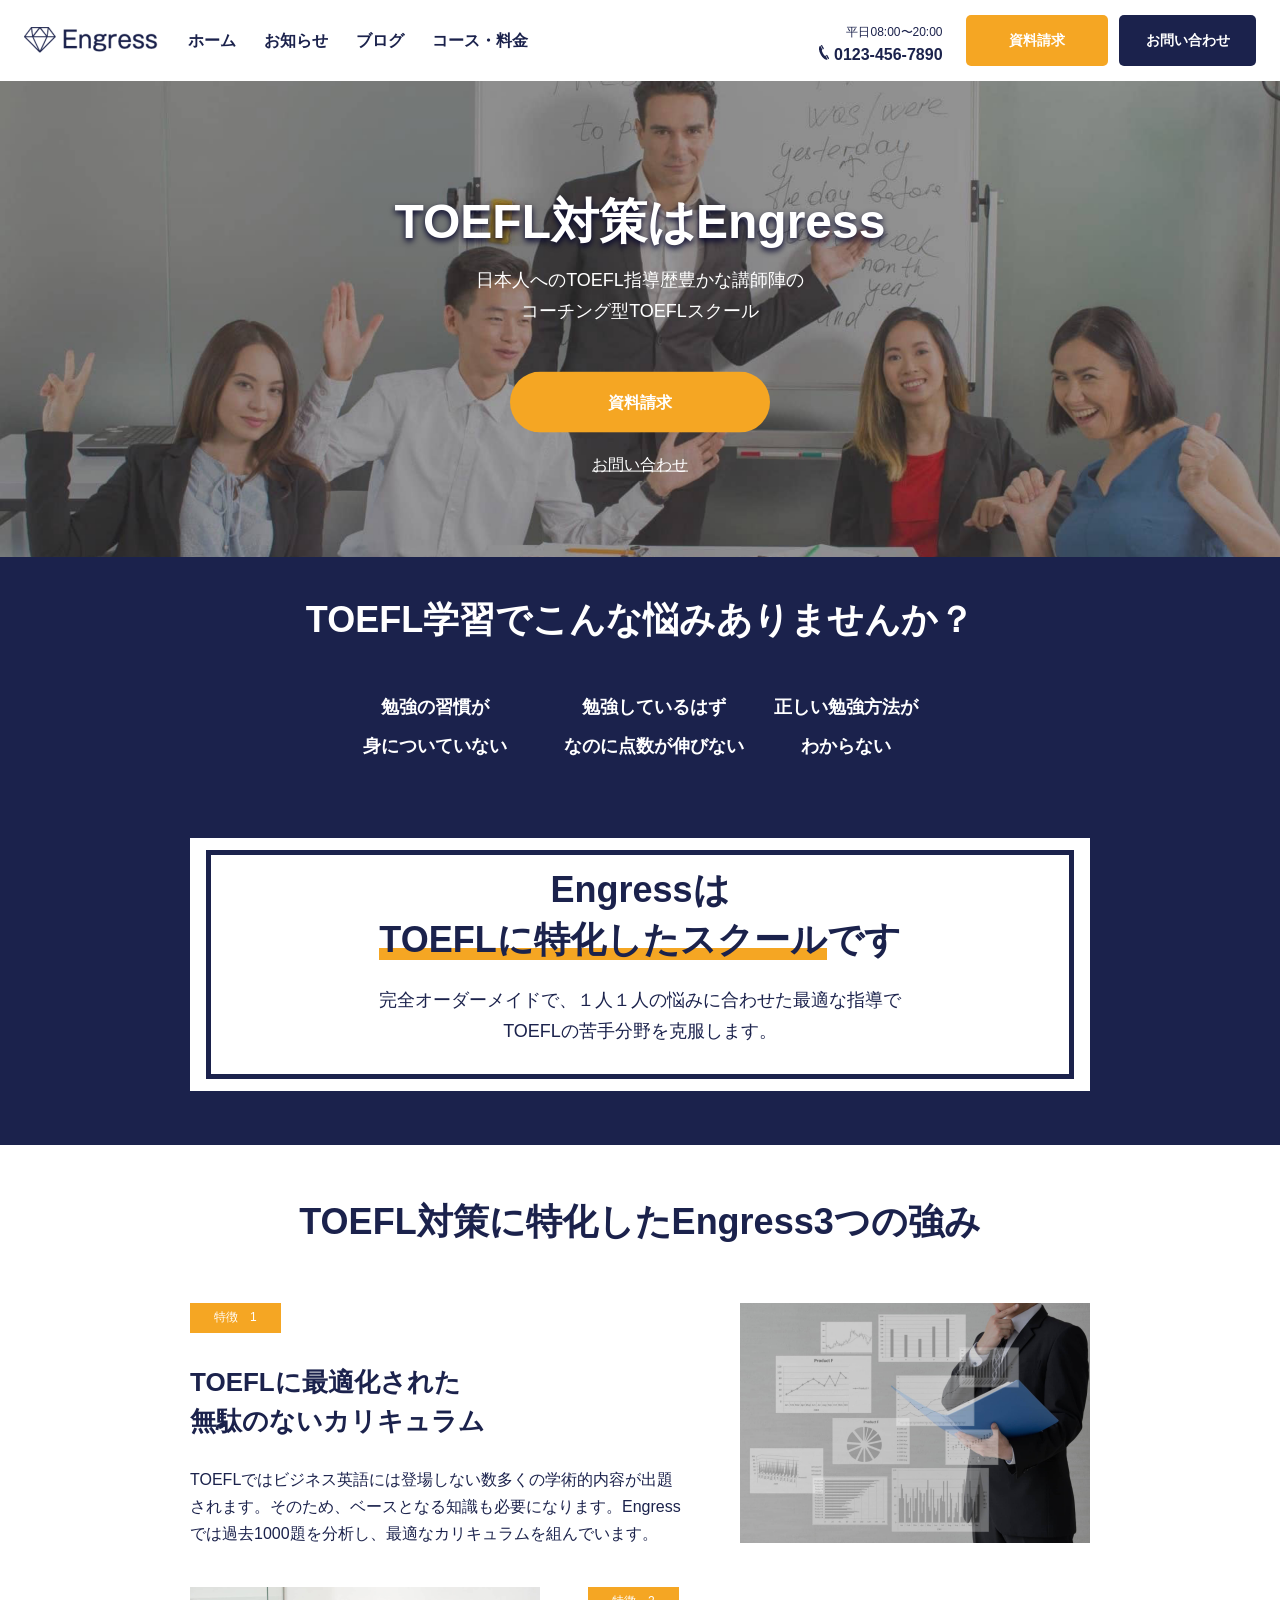
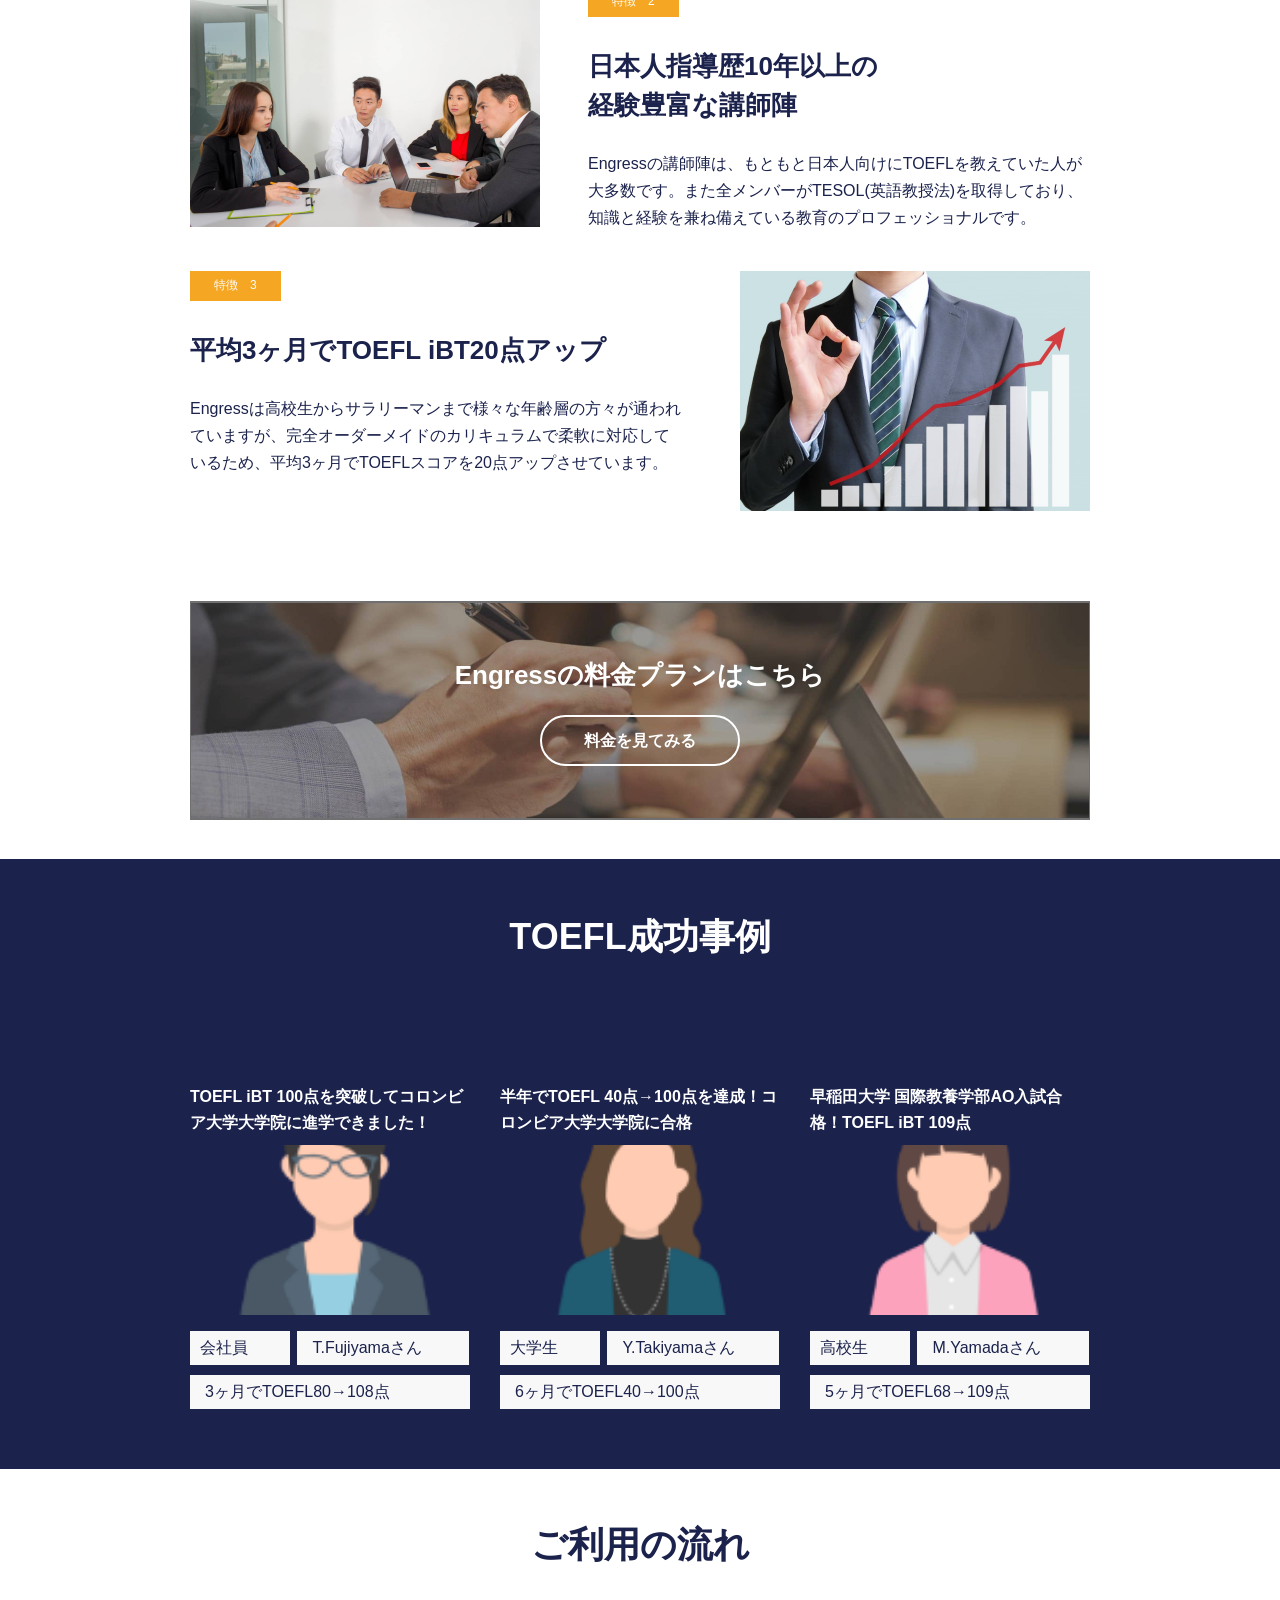
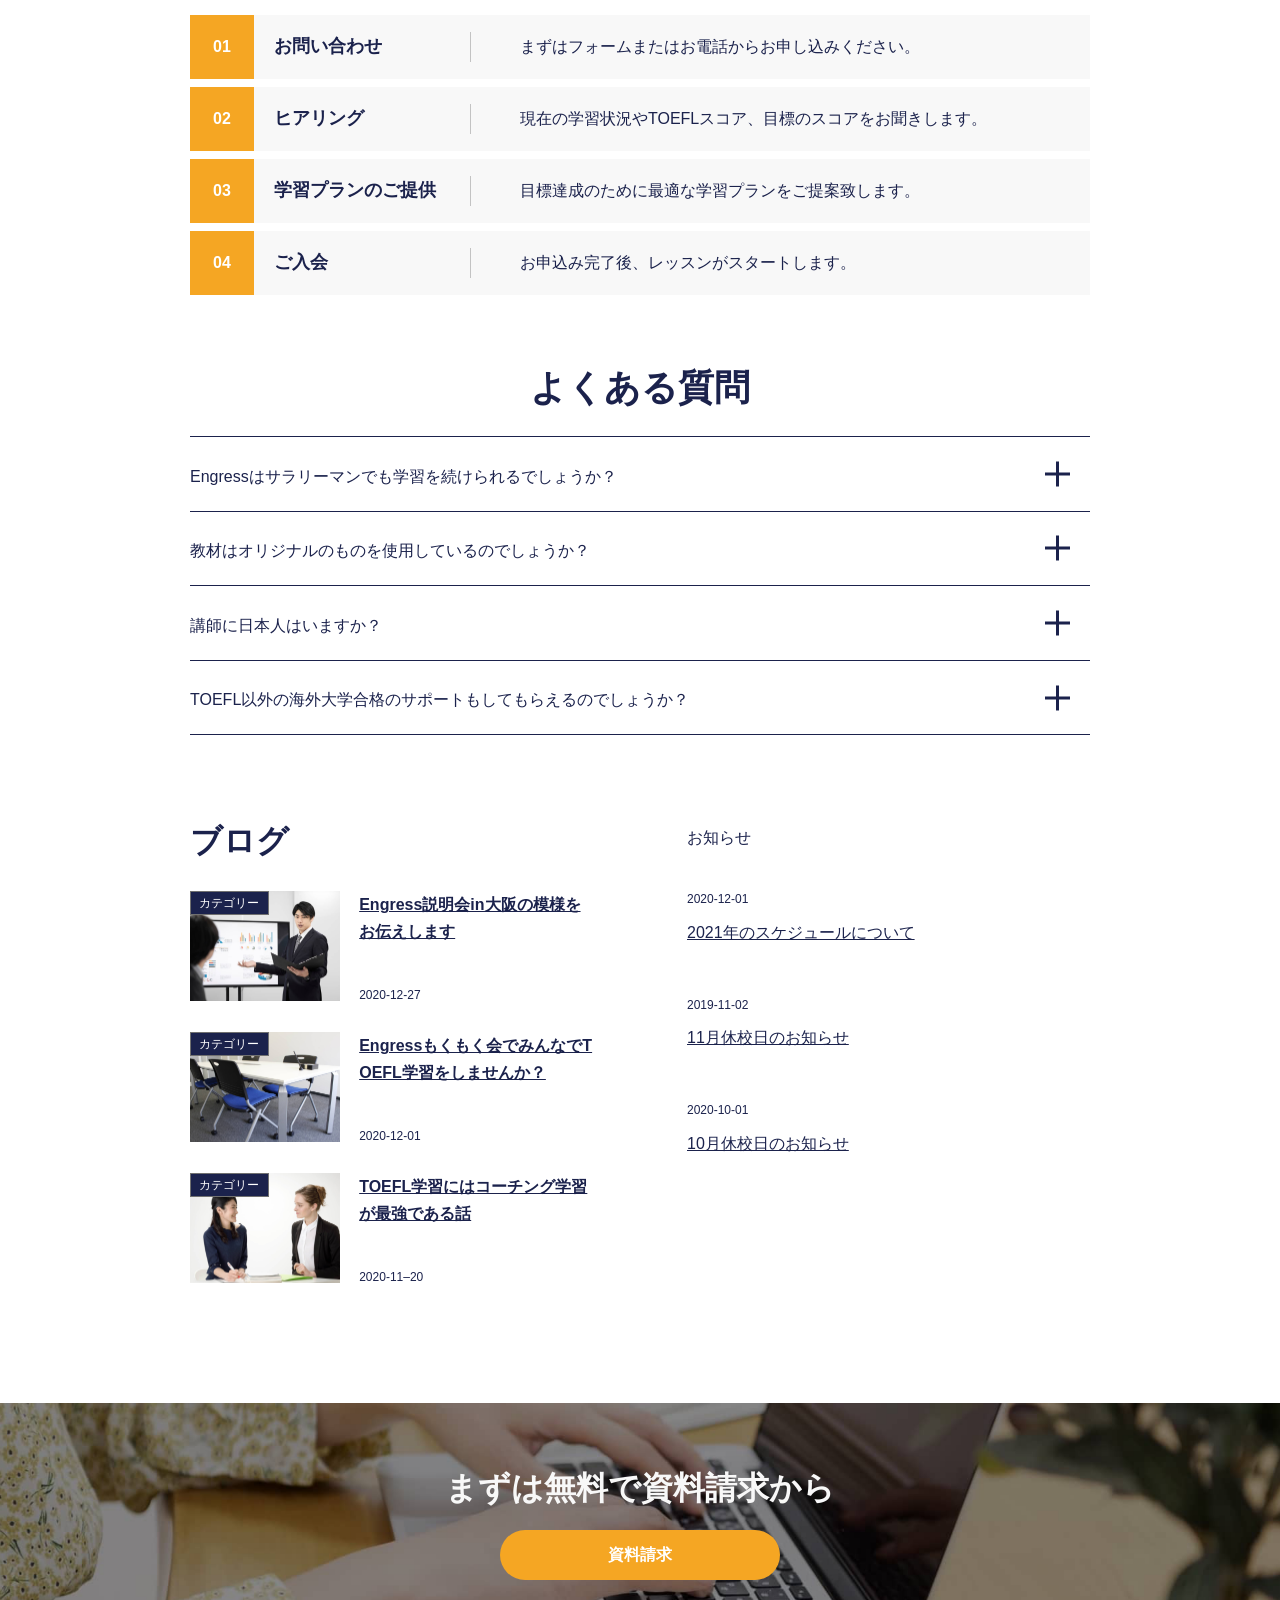
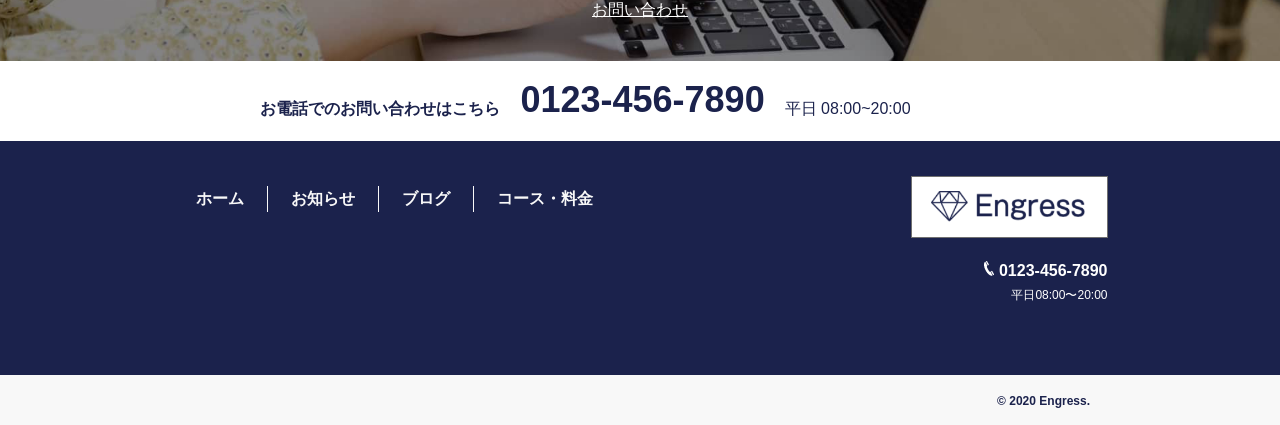
<file: index.html>
<!DOCTYPE html>
<html lang="ja">
<head>
  <meta charset="UTF-8">
  <meta name="viewport" content="width=device-width, initial-scale=1.0">
  <meta name="description" content="日本人へのTOEFL指導歴豊かな講師陣の コーチング型TOEFLスクール" >
  <!-- Jquery -->
  <script src="https://ajax.googleapis.com/ajax/libs/jquery/3.5.1/jquery.min.js"></script>
  <!-- Font-Awesome -->
  <link rel="stylesheet" href="https://use.fontawesome.com/releases/v5.7.2/css/all.css" integrity="sha384-fnmOCqbTlWIlj8LyTjo7mOUStjsKC4pOpQbqyi7RrhN7udi9RwhKkMHpvLbHG9Sr" crossorigin="anonymous">
  <!-- reset.css -->
  <link rel="stylesheet" href="/css/reset.css">
  <!-- original -->
  <script src="/js/script.js"></script>
  <link rel="stylesheet" href="/css/style.min.css">
  <title>Engress</title>
</head>
<body>
  <header class="header">
    <div class="header__inner inner">
      <div class="header__logo-wrapper">
        <img class="header__logo" src="/img/logo-story-picture.png" alt="header-logo">
      </div>
      <nav class="header__nav">
        <ul class="header__list">
          <li class="header__item">
            <a href="#" class="header__link">ホーム</a>
          </li>
          <li class="header__item">
            <a href="#" class="header__link">お知らせ</a>
          </li>
          <li class="header__item">
            <a href="#" class="header__link">ブログ</a>
          </li>
          <li class="header__item">
            <a href="#" class="header__link">コース・料金</a>
          </li>
        </ul>
      </nav>
          <!-- /.header__nav -->
         <div class="header__info hidden-sp">
           <div class="header__info-time info-time">平日08:00〜20:00</div>
           <a href="tel:+8101234567890" class="header__info-tell info-tell">0123-456-7890</a>
         </div>
           <!-- /.header__info -->
           <div class="header__btn-wrapper hidden-sp">
            <a href="#" class="btn">資料請求</a>
            <a href="#" class="header__btn btn btn--main_theme">お問い合わせ</a>
           </div>
           <!-- /.header__btn-wrapper -->
    </div>
       <!-- /.header__inner -->
  </header>
   <!-- /.header -->

   <div class="mainvisual">
		<div class="mainvisual__content">
			<div class="mainvisual__title">TOEFL対策はEngress</div><!-- /.mainvisual__title -->
      <div class="mainvisual__lead">日本人へのTOEFL指導歴豊かな講師陣の<br>コーチング型TOEFLスクール</div><!-- /.mainvisual__lead -->
      <div class="mainvisual__btn-wrapper"> <a href="#" class="rounded-btn">資料請求</a></div>
			<div class="mainvisual__contact-link-wrapper"><a class="contact-link" href="#">お問い合わせ</a></div><!-- /.mainvisual__button -->
		</div><!-- /.mainvisual__content -->
	</div><!-- /.mainvisual -->
    
  <main class="main">
    <section class="study-trouble">
      <div class="study-trouble__inner inner">
      <h2 class="study-trouble__title util-title">TOEFL学習でこんな悩みありませんか？</h2>
      <ul class="study-trouble__list">
        <li class="study-trouble__item">勉強の習慣が<br class="hidden-sp">身についていない</li>
        <li class="study-trouble__item">勉強しているはず<br class="hidden-sp">なのに点数が伸びない</li>
        <li class="study-trouble__item">正しい勉強方法が<br class="hidden-sp">わからない</li>
      </ul>
      <div class="study-trouble__content-wrapper">
        <div class="study-trouble__content">
          <div class="study-trouble__catch-copy">Engressは<br><span class="underline">TOEFLに特化したスクール</span>です</div>
          <div class="study-trouble__text">完全オーダーメイドで、１人１人の悩みに合わせた最適な指導で<br class="hidden-sp"> TOEFLの苦手分野を克服します。</div>
        </div>
      </div>
      </div>
        <!-- /.inner -->
    </div>
      <!-- /.study-trouble -->
    </section>

      <section class="features">
        <div class="features__inner inner">
          <h2 class="features__title util-title">TOEFL対策に特化したEngress3つの強み</h2>
          <div class="features__list">
          <div class="features__item media media--reverse">
            <div class="media__img-wrapper">
              <img src="/img/feature01story-picture.png" alt="feature" class="media__img">
            </div>
            <div class="media__body">
              <span class="label">特徴　1</span>
              <h3 class="media__title">TOEFLに最適化された<br> 無駄のないカリキュラム</h3>
              <p class="media__text">TOEFLではビジネス英語には登場しない数多くの学術的内容が出題されます。そのため、ベースとなる知識も必要になります。Engressでは過去1000題を分析し、最適なカリキュラムを組んでいます。</p>
            </div>
          </div>
          <div class="features__item media">
            <div class="media__img-wrapper">
              <img src="/img/feature02story-picture.png" alt="feature" class="media__img">
            </div>
            <div class="media__body">
              <span class="label">特徴　2</span>
              <h3 class="media__title">日本人指導歴10年以上の<br> 経験豊富な講師陣</h3>
              <p class="media__text">Engressの講師陣は、もともと日本人向けにTOEFLを教えていた人が大多数です。また全メンバーがTESOL(英語教授法)を取得しており、知識と経験を兼ね備えている教育のプロフェッショナルです。</p>
            </div>
          </div>
          <div class="features__item media media--reverse">
            <div class="media__img-wrapper">
              <img src="/img/feature03story-picture.png" alt="feature" class="media__img">
            </div>
            <div class="media__body">
              <span class="label">特徴　3</span>
              <h3 class="media__title">平均3ヶ月でTOEFL iBT20点アップ</h3>
              <p class="media__text">Engressは高校生からサラリーマンまで様々な年齢層の方々が通われていますが、完全オーダーメイドのカリキュラムで柔軟に対応しているため、平均3ヶ月でTOEFLスコアを20点アップさせています。</p>
            </div>
          </div>
          </div>
           <!-- /.features__list -->

           <div class="features__price-access price-access">
             <h3 class="price-access__title">Engressの料金プランはこちら</h3>
             <div class="price-access__wrapper"><a href="#" class="rounded-btn rounded-btn--border">料金を見てみる</a></div>
           </div>
        </div>
           <!-- /.inner -->
      </section>
         <!-- /.features -->

    <section class="comments">
      <div class="comments__inner inner">
        <h2 class="comments__title util-title">TOEFL成功事例</h2>
        <ul class="cards cards--colum3">
          <li class="cards__item card">
            <p class="card__title">TOEFL iBT 100点を突破してコロンビア大学大学院に進学できました！</p>
            <div class="card__img-wrapper">
              <img src="/img/model01.png" alt="model" class="card__img">
            </div>
            <div class="card__profile">
              <span class="card__profession">会社員</span>
              <span class="card__name">T.Fujiyamaさん</span>
              <span class="card__score">3ヶ月でTOEFL80→108点</span>
            </div>
          </li>
          <li class="cards__item card">
            <p class="card__title">半年でTOEFL 40点→100点を達成！コロンビア大学大学院に合格</p>
            <div class="card__img-wrapper">
              <img src="/img/model02.png" alt="model2" class="card__img">
            </div>
            <div class="card__profile">
              <span class="card__profession">大学生</span>
              <span class="card__name">Y.Takiyamaさん</span>
              <span class="card__score">6ヶ月でTOEFL40→100点</span>
            </div>
          </li>
          <li class="cards__item card">
            <p class="card__title">早稲田大学 国際教養学部AO入試合格！TOEFL iBT 109点</p>
            <div class="card__img-wrapper">
              <img src="/img/model03.png" alt="model3" class="card__img">
            </div>
            <div class="card__profile">
              <span class="card__profession">高校生</span>
              <span class="card__name">M.Yamadaさん</span>
              <span class="card__score">5ヶ月でTOEFL68→109点</span>
            </div>
          </li>
        </ul>
      </div>
       <!-- /.inner -->
    </section>
      <!-- /.comments -->

    <section class="user-guide">
      <div class="user-guide__inner inner">
        <h2 class="user-guide__title util-title">ご利用の流れ</h2>
        <dl class="user-guide__list">
          <div class="user-guide__row">
            <dt class="user-guide__row-title">お問い合わせ</dt>
            <dt class="user-guide__row-body">
              <p>まずはフォームまたはお電話からお申し込みください。</p> 
            </dt>
          </div>
          <div class="user-guide__row">
            <dt class="user-guide__row-title">ヒアリング</dt>
            <dt class="user-guide__row-body">
              <p>現在の学習状況やTOEFLスコア、目標のスコアをお聞きします。</p> 
            </dt>
          </div>
          <div class="user-guide__row">
            <dt class="user-guide__row-title">学習プランのご提供</dt>
            <dt class="user-guide__row-body">
              <p>目標達成のために最適な学習プランをご提案致します。</p> 
            </dt>
          </div>
          <div class="user-guide__row">
            <dt class="user-guide__row-title">ご入会</dt>
            <dt class="user-guide__row-body">
              <p>お申込み完了後、レッスンがスタートします。</p> 
            </dt>
          </div>
        </dl>
      </div>
      <!-- /.inner -->
    </section>
      <!-- /.user-guide -->

    <section class="faq">
      <div class="faq__inner inner">
        <h2 class="faq__title util-title">よくある質問</h2>
        <dl class="accordion">
          <dt class="accordion__title">
            <button class="accordion__btn" type="button">Engressはサラリーマンでも学習を続けられるでしょうか？</button>
          </dt>
          <dd class="accordion__body accordion__body--active">
            <p class="accordion__text">Engressは各個人に最適な学習プランをご提供しております。サラリーマンの方でも継続できます。</p>
          </dd>
          <dt class="accordion__title">
            <button class="accordion__btn " type="button">教材はオリジナルのものを使用しているのでしょうか？</button>
          </dt>
          <dd class="accordion__body">
            <p class="accordion__text">Engressは各個人に最適な学習プランをご提供しております。サラリーマンの方でも継続できます。</p>
          </dd>
          <dt class="accordion__title">
            <button class="accordion__btn" type="button">講師に日本人はいますか？</button>
          </dt>
          <dd class="accordion__body">
            <p class="accordion__text">Engressは各個人に最適な学習プランをご提供しております。サラリーマンの方でも継続できます。</p>
          </dd>
          <dt class="accordion__title">
            <button class="accordion__btn" type="button">TOEFL以外の海外大学合格のサポートもしてもらえるのでしょうか？</button>
          </dt>
          <dd class="accordion__body">
            <p class="accordion__text">Engressは各個人に最適な学習プランをご提供しております。サラリーマンの方でも継続できます。</p>
          </dd>
        </dl>
      </div>
        <!-- /.inner -->
    </section>
      <!-- /.faq -->
    </main>
    <!-- /.main -->

    <aside class="top-aside">
      <div class="top-aside__inner inner">
        <section class="blog">
          <h2 class="top-aside__title">ブログ</h2>
          <div class="blog__items">
            <article class="blog__item article-media-wrapper">
              <a href="#" class="article-media">
                <div class="article-media__img-wrapper">
                  <span class="article-media__label label-main">カテゴリー</span>
                  <img src="/img/sample01story-picture.png" alt="sample" class="media__img">
                </div>
                <div class="article-media__body">
                  <h3 class="article-media__title">Engress説明会in大阪の模様をお伝えします</h3>
                  <time class="article-media__time" datetime="2020-12-27">2020-12-27</time>
                </div>
            </a>
            </article>
            <article class="blog__item article-media-wrapper">
              <a href="#" class="article-media">
                <div class="article-media__img-wrapper">
                  <span class="article-media__label label-main">カテゴリー</span>
                  <img src="/img/sample02story-picture.png" alt="sample" class="media__img">
                </div>
                <div class="article-media__body">
                  <h3 class="article-media__title">Engressもくもく会でみんなでTOEFL学習をしませんか？</h3>
                  <time class="article-media__time" datetime="2020-12-01">2020-12-01</time>
                </div>
            </a>
            </article>
            <article class="blog__item article-media-wrapper">
              <a href="#" class="article-media">
                <div class="article-media__img-wrapper">
                  <span class="article-media__label label-main">カテゴリー</span>
                  <img src="/img/sample03story-picture.png" alt="sample" class="media__img">
                </div>
                <div class="article-media__body">
                  <h3 class="article-media__title">TOEFL学習にはコーチング学習が最強である話</h3>
                  <time class="article-media__time" datetime="2020-11–20">2020-11–20</time>
                </div>
            </a>
            </article>
        </div>
        </section>
          <!-- /.blog -->
          <section class="news">
            <h2 class="aside__title">お知らせ</h2>
            <div class="news__items">
              <article class="news__item-wrapper">
                <a href="#" class="news__item">
                  <time class="info-time" datetime="2020-12-01">2020-12-01</time>
                  <h3 class="news__title">2021年のスケジュールについて</h3>
              </a>
              </article>
              <article class="news__item-wrapper">
                <a href="#" class="news__item">
                  <time class="info-time" datetime="2019-11-02">2019-11-02</time>
                  <h3 class="news__title">11月休校日のお知らせ</h3>
              </a>
              </article>
              <article class="news__item-wrapper">
                <a href="#" class="news__item">
                  <time class="info-time" datetime="2020-10-01">2020-10-01</time>
                  <h3 class="news__title">10月休校日のお知らせ</h3>
              </a>
              </article>
          </div>
          </section>
          <!-- /.news -->
      </div>
       <!-- /.inner -->
    </aside>
    <!-- /.aside -->
    
    <div class="cta-area">
      <h2 class="cta-area__title">まずは無料で資料請求から</h2>
      <div class="cta-area__btn-wrapper">
        <a href="#" class="rounded-btn rounded-btn--large">資料請求</a>
      </div>
      <div class="cta-area__contact-link-wrapper">
        <a href="#" class="contact-link">お問い合わせ</a>
      </div>
    </div>
      <!-- /.cta -->

      <div class="footer-info">
        <p class="footer-info__text">お電話でのお問い合わせはこちら</p>
        <address class="footer-info__tell">
          <a href="tel:+810123-456-7890" class="footer-info__tell-link">0123-456-7890</a>
        </address>
        <span class="footer-info__time">平日 08:00~20:00</span>
      </div>
       <!-- /.footer-info -->

       <footer class="footer">
         <div class="footer__inner inner">
          <nav class="footer__nav">
            <ul class="footer__list">
              <li class="footer__item">
                <a href="#" class="footer__link">ホーム</a>
              </li>
              <li class="footer__item">
                <a href="#" class="footer__link">お知らせ</a>
              </li>
              <li class="footer__item">
                <a href="#" class="footer__link">ブログ</a>
              </li>
              <li class="footer__item">
                <a href="#" class="footer__link">コース・料金</a>
              </li>
            </ul>
          </nav>
          <!-- nav -->
            <div class="footer__right">
              <div class="footer__logo-wrapper">
                <img src="/img/logo-story-picture.png" alt="footer-logo" class="footer__logo">
              </div>
              <div class="footer__address">
                <a href="tel:+8101234567890" class="info-tell">0123-456-7890</a>
                <div class="info-time">平日08:00〜20:00</div>
              </div>
           </div>
         </div>
           <!-- /.inner-->
       </footer>
       <!-- /.footer -->
       <div class="copyright">
        <div class="copyright__inner inner">
          <small class="copyright-text">&copy; 2020 Engress.</small>
        </div>
       </div>
        <!-- /.copyright -->
</body>
</html>
</file>
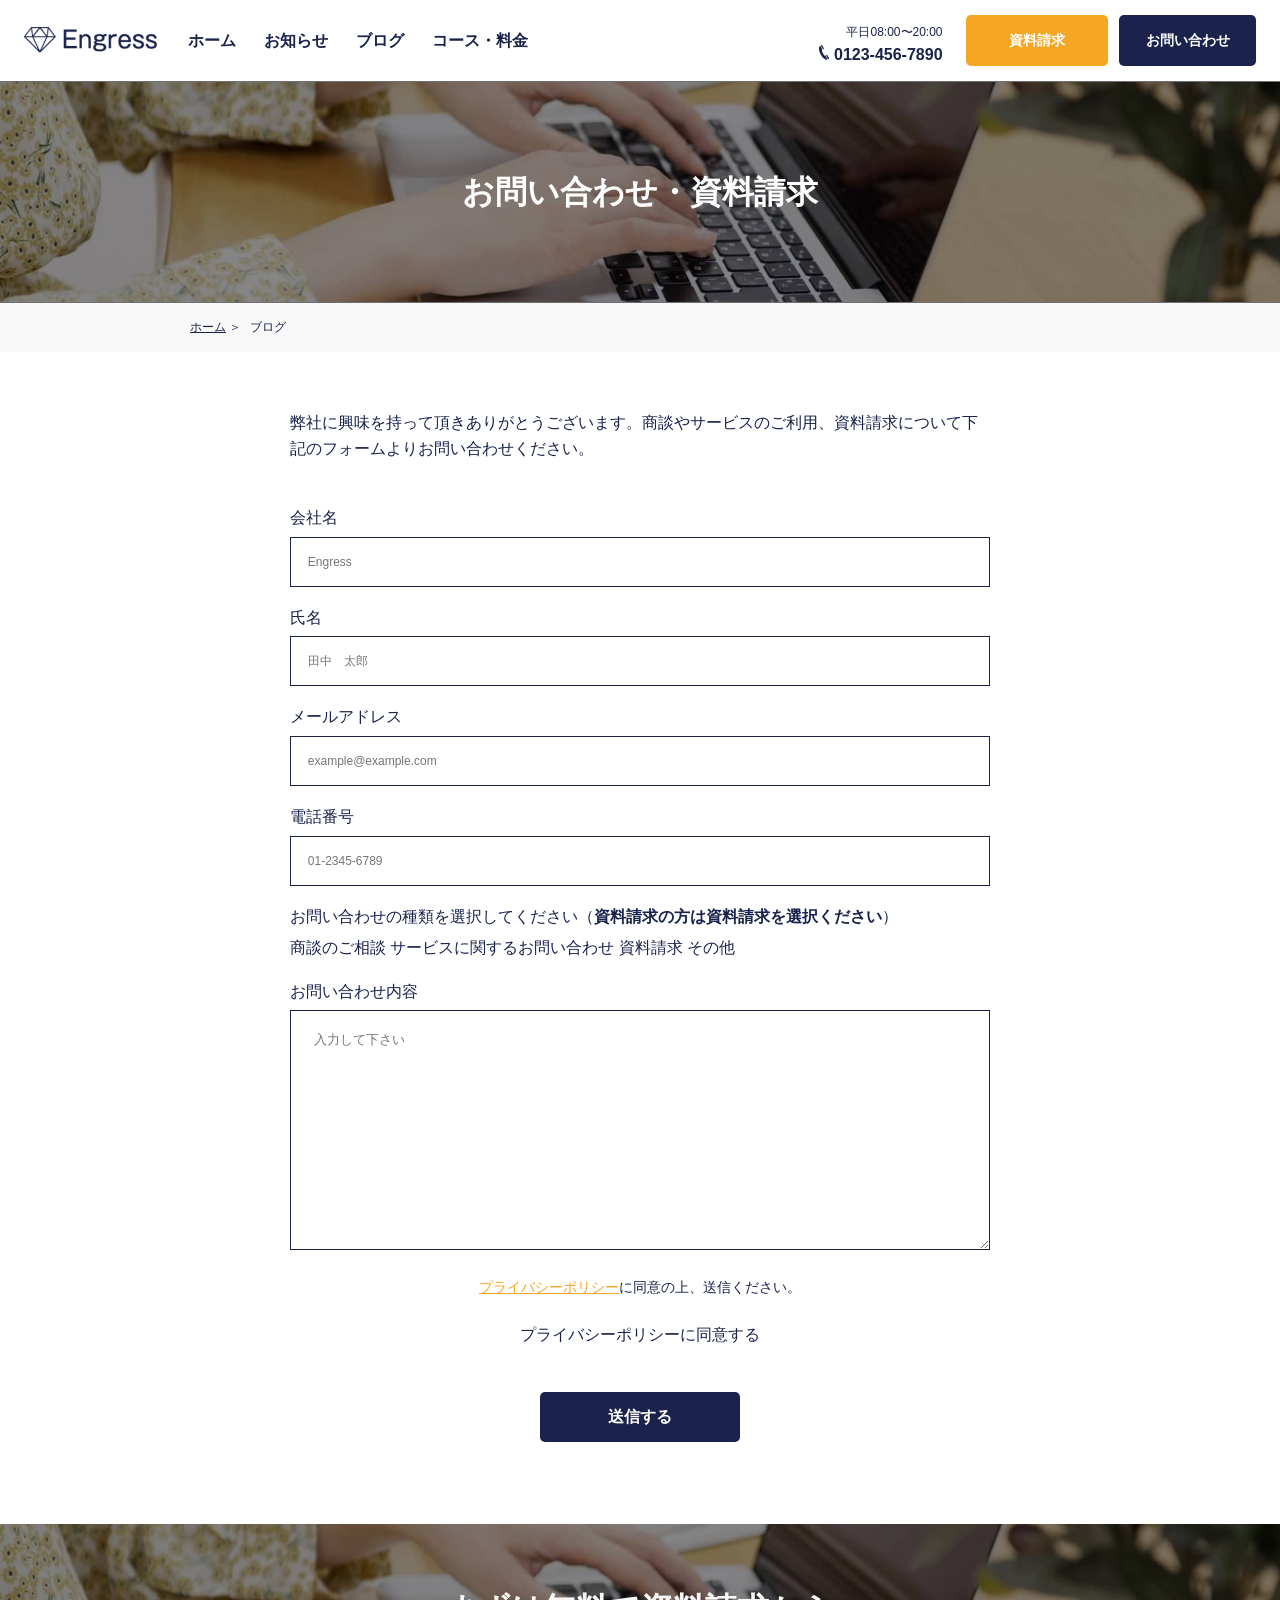
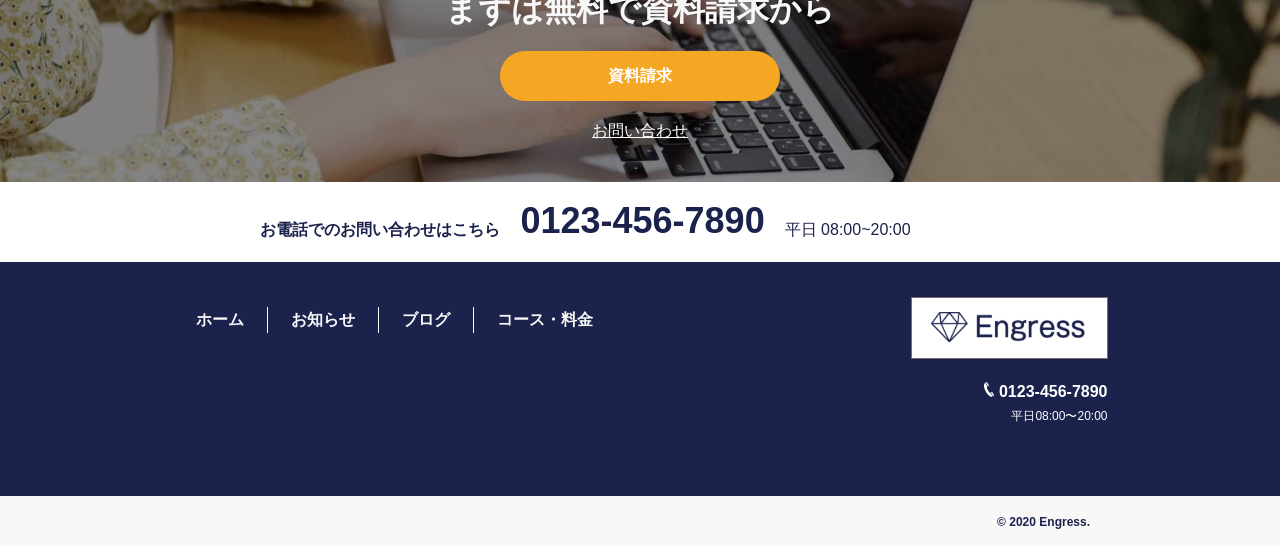
<file: contact.html>
<!DOCTYPE html>
<html lang="ja">
<head>
  <meta charset="UTF-8">
  <meta name="viewport" content="width=device-width, initial-scale=1.0">
  <meta name="description" content="日本人へのTOEFL指導歴豊かな講師陣の コーチング型TOEFLスクール" >
  <!-- Jquery -->
  <script src="https://ajax.googleapis.com/ajax/libs/jquery/3.5.1/jquery.min.js"></script>
  <!-- Font-Awesome -->
  <link rel="stylesheet" href="https://use.fontawesome.com/releases/v5.7.2/css/all.css" integrity="sha384-fnmOCqbTlWIlj8LyTjo7mOUStjsKC4pOpQbqyi7RrhN7udi9RwhKkMHpvLbHG9Sr" crossorigin="anonymous">
  <!-- reset.css -->
  <link rel="stylesheet" href="/css/reset.css">
  <!-- original -->
  <script src="/js/script.js"></script>
  <link rel="stylesheet" href="/css/style.min.css">
  <title>Engress</title>
</head>
<body>
  <header class="header">
    <div class="header__inner inner">
      <div class="header__logo-wrapper">
        <img class="header__logo" src="/img/logo-story-picture.png" alt="header-logo">
      </div>
      <nav class="header__nav">
        <ul class="header__list">
          <li class="header__item">
            <a href="#" class="header__link">ホーム</a>
          </li>
          <li class="header__item">
            <a href="#" class="header__link">お知らせ</a>
          </li>
          <li class="header__item">
            <a href="#" class="header__link">ブログ</a>
          </li>
          <li class="header__item">
            <a href="#" class="header__link">コース・料金</a>
          </li>
        </ul>
      </nav>
          <!-- /.header__nav -->
         <div class="header__info hidden-sp">
           <div class="header__info-time info-time">平日08:00〜20:00</div>
           <a href="tel:+8101234567890" class="header__info-tell info-tell">0123-456-7890</a>
         </div>
           <!-- /.header__info -->
           <div class="header__btn-wrapper hidden-sp">
            <a href="#" class="btn">資料請求</a>
            <a href="#" class="header__btn btn btn--main_theme">お問い合わせ</a>
           </div>
           <!-- /.header__btn-wrapper -->
    </div>
       <!-- /.header__inner -->
  </header>
   <!-- /.header -->

   <div class="secondary-mainvisual" style="background:transparent url(/img/cta.png) no-repeat center center / cover">
    <h1 class="secondary-mainvisual__title">お問い合わせ・資料請求</h1>
   </div>

   <!-- breadcrumb -->
<div class="breadcrumb__wrapper"> 
<div class="breadcrumb inner">
 <span property="itemListElement" typeof="ListItem">
   <a property="item" typeof="WebPage" href="/" class="home"><span property="name">ホーム</span></a>
   <meta property="position" content="1">
 </span>
 ＞
 <span class="current-item">ブログ</span>
</div><!-- /breadcrumb -->
</div>  

  <main>
  <section class="contact section">
    <div class="contact__inner inner">
    <form id="js-form" action="post" class="form">
      <p class="contact__text">弊社に興味を持って頂きありがとうございます。商談やサービスのご利用、資料請求について下記のフォームよりお問い合わせください。</p>
      <dl class="contact__list">
        <div class="contact__item">
          <dt class="contact__item-title">会社名</dt>
          <dd class="contact__item-input">
            <input type="text" name="" required placeholder="Engress">
          </dd>
        </div>
        <div class="contact__item">
          <dt class="contact__item-title">氏名</dt>
          <dd class="contact__item-input">
            <input type="text" name="" required placeholder="田中　太郎">
          </dd>
        </div>
        <div class="contact__item">
          <dt class="contact__item-title">メールアドレス</dt>
          <dd class="contact__item-input">
            <input type="email" name="" required placeholder="example@example.com">
          </dd>
        </div>
        <div class="contact__item">
          <dt class="contact__item-title">電話番号</dt>
          <dd class="contact__item-input">
            <input type="text" name=""  placeholder="01-2345-6789">
          </dd>
        </div>
        <div class="contact__item">
          <dt class="contact__item-title">
            お問い合わせの種類を選択してください（<span class="contact__item-title-inline">資料請求の方は資料請求を選択ください</span>）
          </dt>
          <dd class="contact__item-input">
            <div class="contact__radio-wrap">
              <label class="contact__radio">
                <input type="radio" name="contact" required  class="contact__radio-input" checked>
                <span class="contact__radio-part">商談のご相談</span>
              </label>
              <label class="contact__radio">
                <input type="radio" name="contact" required class="contact__radio-input">
                <span class="contact__radio-part">サービスに関するお問い合わせ</span>
              </label>
              <label class="contact__radio">
                <input type="radio" name="contact" required class="contact__radio-input">
                <span class="contact__radio-part">資料請求</span>
              </label>
              <label class="contact__radio">
                <input type="radio" name="contact" required class="contact__radio-input">
                <span class="contact__radio-part">その他</span>
              </label>
            </div>
          </dd>
        </div>
        <div class="contact__item">
          <dt class="contact__item-title">お問い合わせ内容</dt>
          <dd class="contact__item-input">
            <textarea name="" required placeholder="入力して下さい"></textarea>
          </dd>
        </div>
      </dl>
      <div class="contact__footer">
        <p class="contact__footer-text"> <a class="contact__privacy-link">プライバシーポリシー</a>に同意の上、送信ください。</p>
        <p class="contact__footer-privacy">
          <label class="contact__privacy">
            <input type="checkbox" name="" class="contact__privacy-input">
          <span class="contact__privacy-part"></span>
        </label>
          プライバシーポリシーに同意する
        </p>
        <div class="contact__footer-submit">
          <button id="js-submit" type="submit" class="-submit btn btn--main_theme"  disabled>送信する</button>
        </div>
      </div>
    </form> 
  </div>
   <!-- /inner -->
 </section>
  </main>
  <!-- /main -->
   <div class="cta-area">
    <h2 class="cta-area__title">まずは無料で資料請求から</h2>
    <div class="cta-area__btn-wrapper">
      <a href="#" class="rounded-btn rounded-btn--large">資料請求</a>
    </div>
    <div class="cta-area__contact-link-wrapper">
      <a href="#" class="contact-link">お問い合わせ</a>
    </div>
  </div>
    <!-- /.cta -->

    <div class="footer-info">
      <p class="footer-info__text">お電話でのお問い合わせはこちら</p>
      <address class="footer-info__tell">
        <a href="tel:+810123-456-7890" class="footer-info__tell-link">0123-456-7890</a>
      </address>
      <span class="footer-info__time">平日 08:00~20:00</span>
    </div>
     <!-- /.footer-info -->

     <footer class="footer">
       <div class="footer__inner inner">
        <nav class="footer__nav">
          <ul class="footer__list">
            <li class="footer__item">
              <a href="#" class="footer__link">ホーム</a>
            </li>
            <li class="footer__item">
              <a href="#" class="footer__link">お知らせ</a>
            </li>
            <li class="footer__item">
              <a href="#" class="footer__link">ブログ</a>
            </li>
            <li class="footer__item">
              <a href="#" class="footer__link">コース・料金</a>
            </li>
          </ul>
        </nav>
        <!-- nav -->
          <div class="footer__right">
            <div class="footer__logo-wrapper">
              <img src="/img/logo-story-picture.png" alt="footer-logo" class="footer__logo">
            </div>
            <div class="footer__address">
              <a href="tel:+8101234567890" class="info-tell">0123-456-7890</a>
              <div class="info-time">平日08:00〜20:00</div>
            </div>
         </div>
       </div>
         <!-- /.inner-->
     </footer>
     <!-- /.footer -->
     <div class="copyright">
      <div class="copyright__inner inner">
        <small class="copyright-text">&copy; 2020 Engress.</small>
      </div>
     </div>
      <!-- /.copyright -->
</body>
</html>
</file>
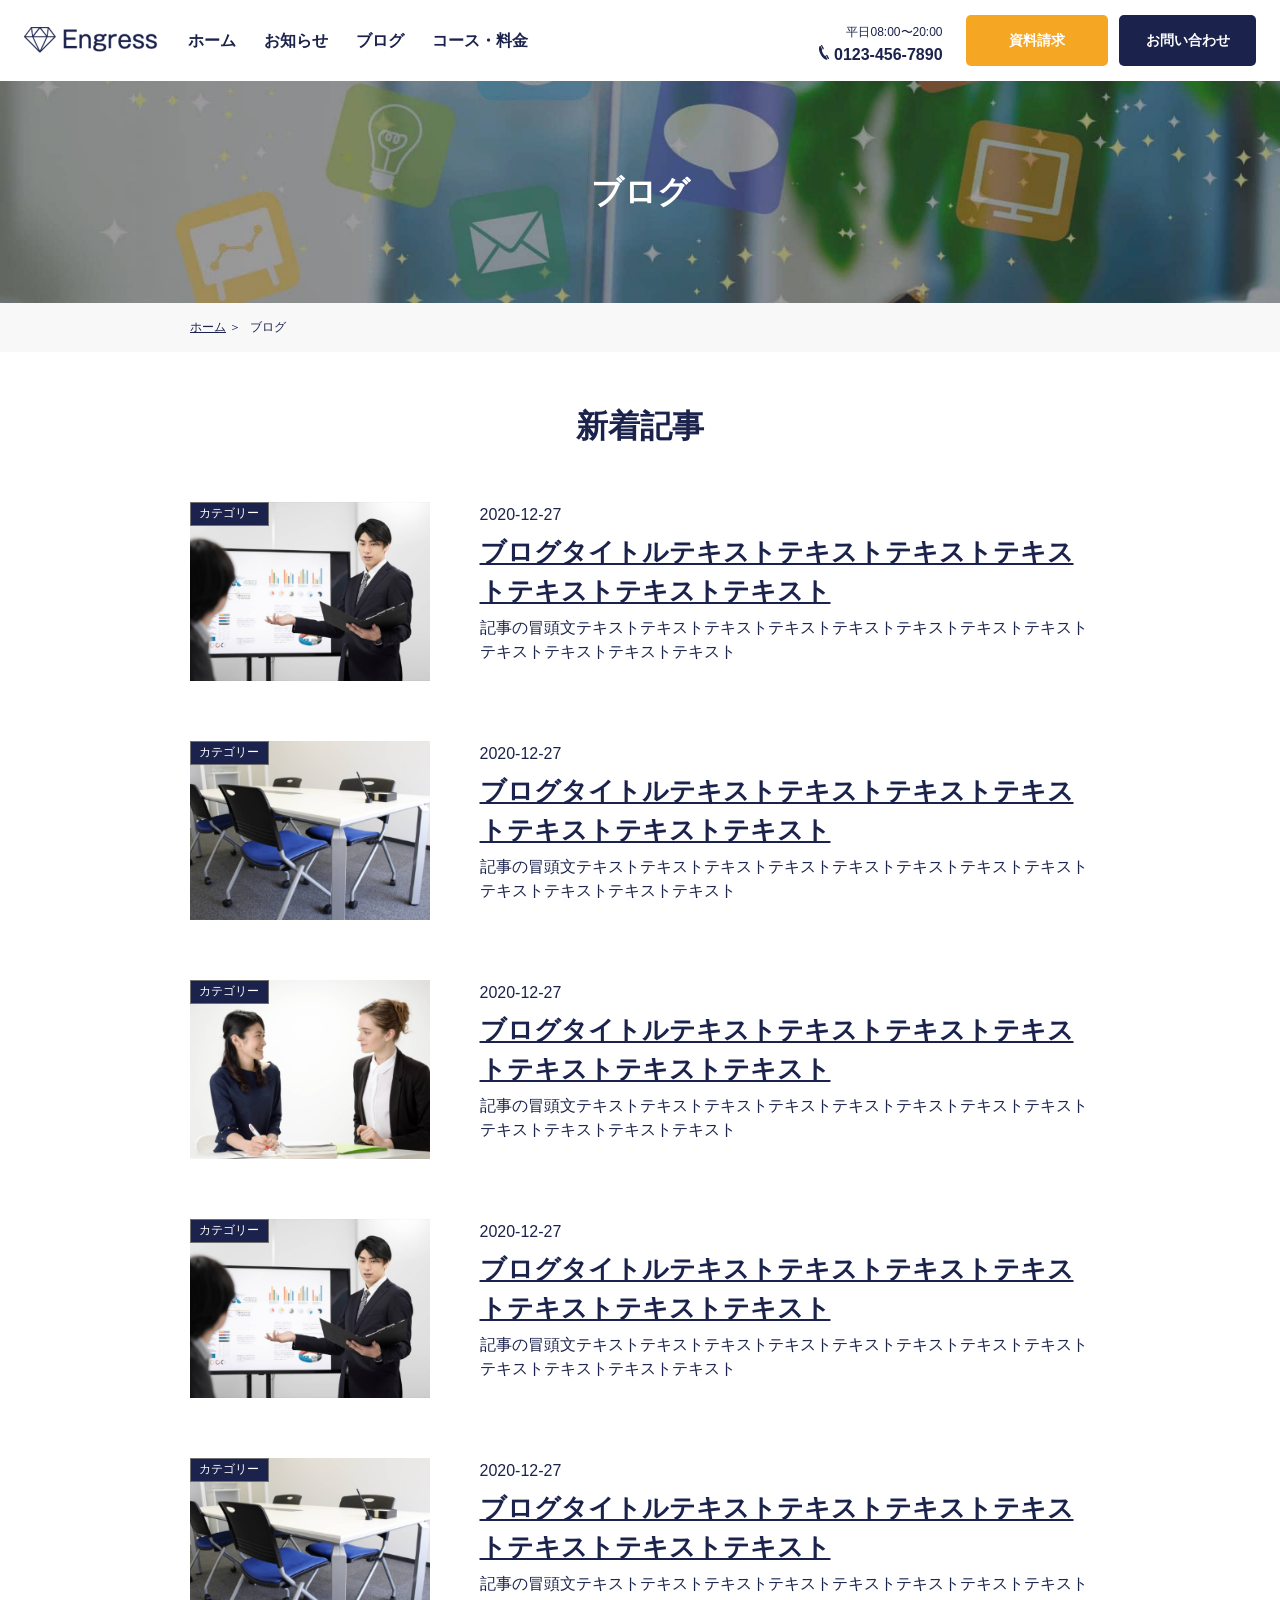
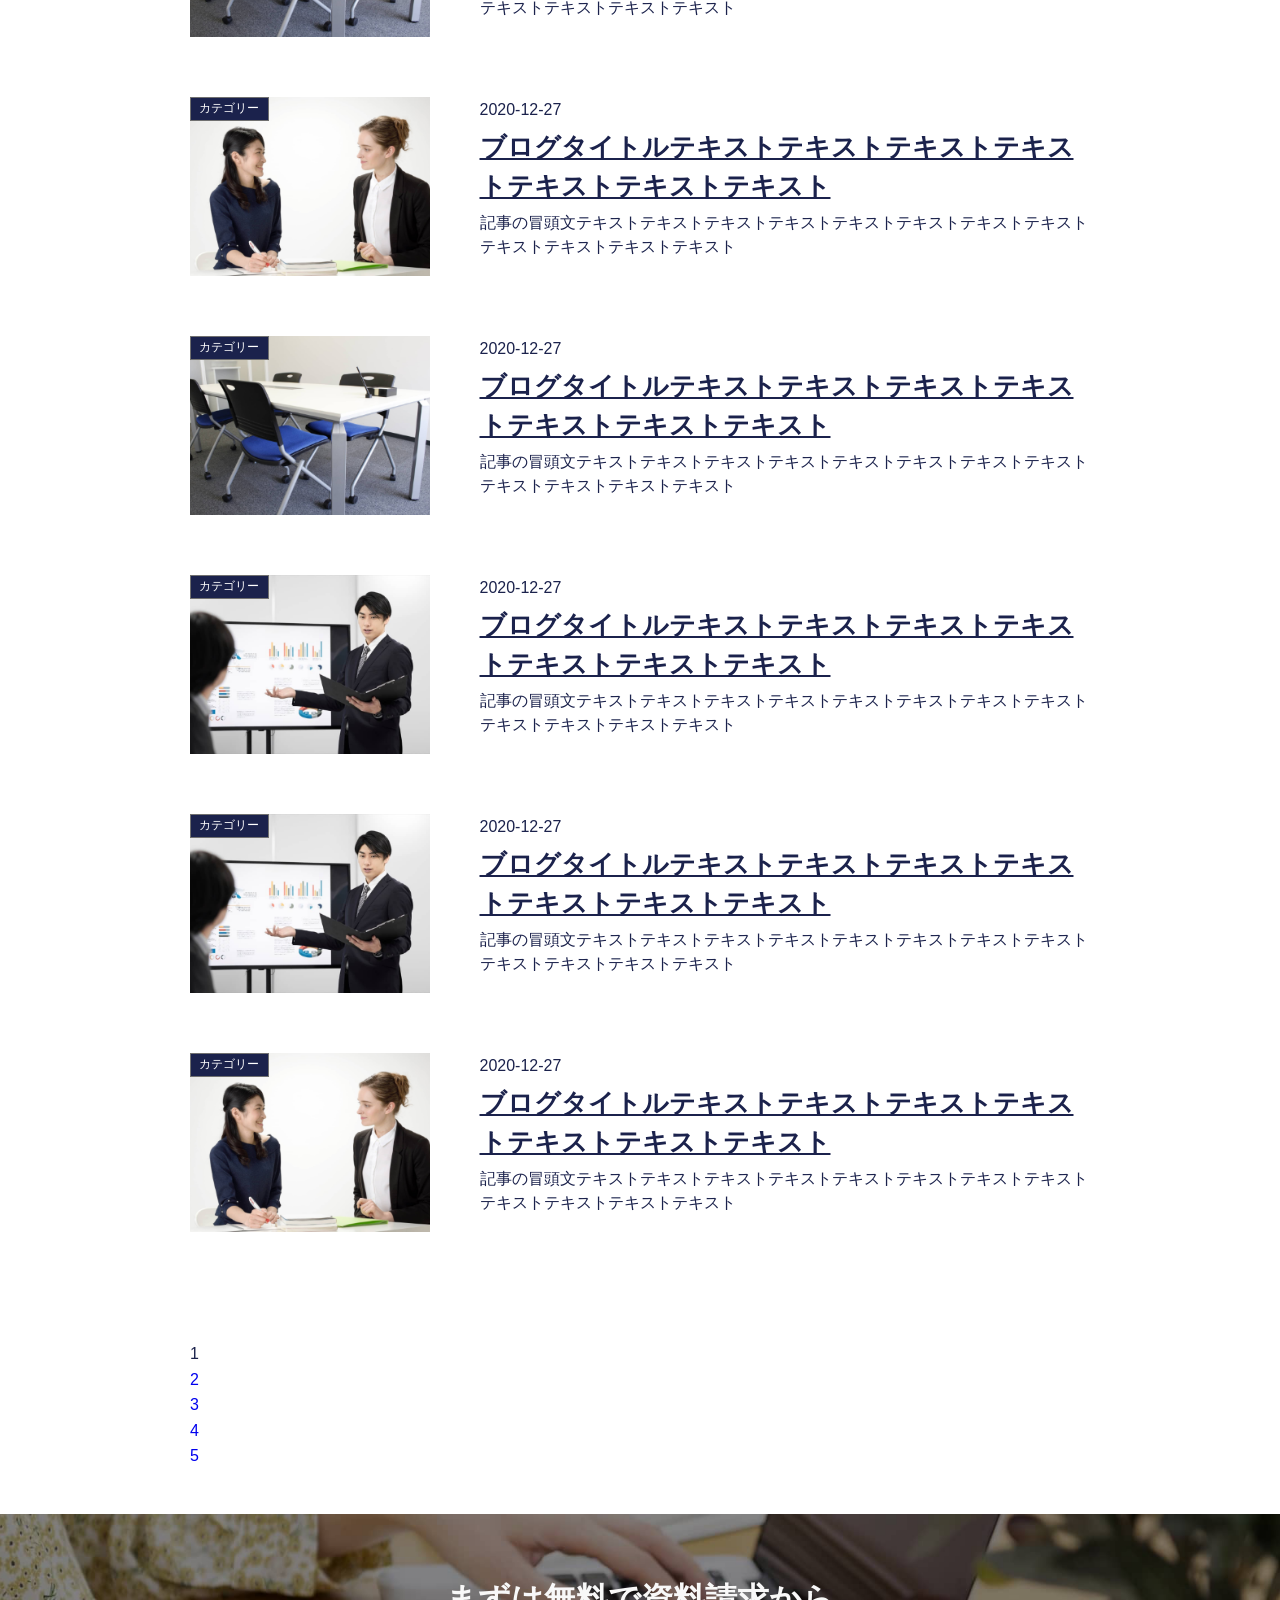
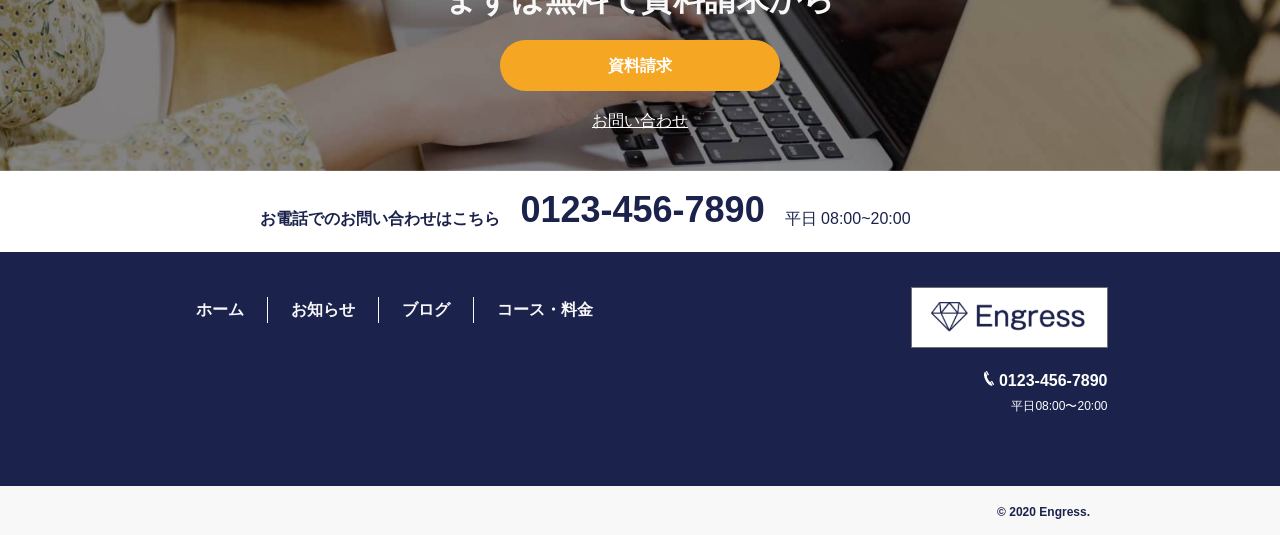
<file: page-blog.html>
<!DOCTYPE html>
<html lang="ja">
<head>
  <meta charset="UTF-8">
  <meta name="viewport" content="width=device-width, initial-scale=1.0">
  <meta name="description" content="日本人へのTOEFL指導歴豊かな講師陣の コーチング型TOEFLスクール" >
  <!-- Jquery -->
  <script src="https://ajax.googleapis.com/ajax/libs/jquery/3.5.1/jquery.min.js"></script>
  <!-- Font-Awesome -->
  <link rel="stylesheet" href="https://use.fontawesome.com/releases/v5.7.2/css/all.css" integrity="sha384-fnmOCqbTlWIlj8LyTjo7mOUStjsKC4pOpQbqyi7RrhN7udi9RwhKkMHpvLbHG9Sr" crossorigin="anonymous">
  <!-- reset.css -->
  <link rel="stylesheet" href="/css/reset.css">
  <!-- original -->
  <script src="/js/script.js"></script>
  <link rel="stylesheet" href="/css/style.min.css">
  <title>Engress</title>
</head>
<body>
  <header class="header">
    <div class="header__inner inner">
      <div class="header__logo-wrapper">
        <img class="header__logo" src="/img/logo-story-picture.png" alt="header-logo">
      </div>
      <nav class="header__nav">
        <ul class="header__list">
          <li class="header__item">
            <a href="#" class="header__link">ホーム</a>
          </li>
          <li class="header__item">
            <a href="#" class="header__link">お知らせ</a>
          </li>
          <li class="header__item">
            <a href="#" class="header__link">ブログ</a>
          </li>
          <li class="header__item">
            <a href="#" class="header__link">コース・料金</a>
          </li>
        </ul>
      </nav>
          <!-- /.header__nav -->
         <div class="header__info hidden-sp">
           <div class="header__info-time info-time">平日08:00〜20:00</div>
           <a href="tel:+8101234567890" class="header__info-tell info-tell">0123-456-7890</a>
         </div>
           <!-- /.header__info -->
           <div class="header__btn-wrapper hidden-sp">
            <a href="#" class="btn">資料請求</a>
            <a href="#" class="header__btn btn btn--main_theme">お問い合わせ</a>
           </div>
           <!-- /.header__btn-wrapper -->
    </div>
       <!-- /.header__inner -->
  </header>
   <!-- /.header -->
   <div class="secondary-mainvisual" style="background:transparent url(/img/blog.png) no-repeat center center / cover">
    <h1 class="secondary-mainvisual__title">ブログ</h1>
   </div>

        <!-- breadcrumb -->
  <div class="breadcrumb__wrapper"> 
    <div class="breadcrumb inner">
      <span property="itemListElement" typeof="ListItem">
        <a property="item" typeof="WebPage" href="/" class="home"><span property="name">ホーム</span></a>
        <meta property="position" content="1">
      </span>
      ＞
      <span class="current-item">ブログ</span>
    </div><!-- /breadcrumb -->
  </div>  

   <main class="main">
    
    <section class="entries section">
      <div class="entries__inner inner">
        <h2 class="entries__title secondary-util-title">新着記事</h2>
        <div class="entries__list">
          <article class="blog__item article-media-wrapper">
            <a href="#" class="article-media">
              <div class="article-media__img-wrapper">
                <span class="article-media__label label-main">カテゴリー</span>
                <img src="/img/sample01story-picture.png" alt="sample" class="media__img">
              </div>
              <div class="article-media__body">
                <time class="article-media__time" datetime="2020-12-27">2020-12-27</time>
                <h3 class="article-media__title">ブログタイトルテキストテキストテキストテキストテキストテキストテキスト</h3>
                <p class="article-media__text">記事の冒頭文テキストテキストテキストテキストテキストテキストテキストテキストテキストテキストテキストテキスト</p>
              </div>
          </a>
          </article>
          <article class="blog__item article-media-wrapper">
            <a href="#" class="article-media">
              <div class="article-media__img-wrapper">
                <span class="article-media__label label-main">カテゴリー</span>
                <img src="/img/sample02story-picture.png" alt="sample" class="media__img">
              </div>
              <div class="article-media__body">
                <time class="article-media__time" datetime="2020-12-27">2020-12-27</time>
                <h3 class="article-media__title">ブログタイトルテキストテキストテキストテキストテキストテキストテキスト</h3>
                <p class="article-media__text">記事の冒頭文テキストテキストテキストテキストテキストテキストテキストテキストテキストテキストテキストテキスト</p>
              </div>
          </a>
          </article>
          <article class="blog__item article-media-wrapper">
            <a href="#" class="article-media">
              <div class="article-media__img-wrapper">
                <span class="article-media__label label-main">カテゴリー</span>
                <img src="/img/sample03story-picture.png" alt="sample" class="media__img">
              </div>
              <div class="article-media__body">
                <time class="article-media__time" datetime="2020-12-27">2020-12-27</time>
                <h3 class="article-media__title">ブログタイトルテキストテキストテキストテキストテキストテキストテキスト</h3>
                <p class="article-media__text">記事の冒頭文テキストテキストテキストテキストテキストテキストテキストテキストテキストテキストテキストテキスト</p>
              </div>
          </a>
          </article>
          <article class="blog__item article-media-wrapper">
            <a href="#" class="article-media">
              <div class="article-media__img-wrapper">
                <span class="article-media__label label-main">カテゴリー</span>
                <img src="/img/sample01story-picture.png" alt="sample" class="media__img">
              </div>
              <div class="article-media__body">
                <time class="article-media__time" datetime="2020-12-27">2020-12-27</time>
                <h3 class="article-media__title">ブログタイトルテキストテキストテキストテキストテキストテキストテキスト</h3>
                <p class="article-media__text">記事の冒頭文テキストテキストテキストテキストテキストテキストテキストテキストテキストテキストテキストテキスト</p>
              </div>
          </a>
          </article>
          <article class="blog__item article-media-wrapper">
            <a href="#" class="article-media">
              <div class="article-media__img-wrapper">
                <span class="article-media__label label-main">カテゴリー</span>
                <img src="/img/sample02story-picture.png" alt="sample" class="media__img">
              </div>
              <div class="article-media__body">
                <time class="article-media__time" datetime="2020-12-27">2020-12-27</time>
                <h3 class="article-media__title">ブログタイトルテキストテキストテキストテキストテキストテキストテキスト</h3>
                <p class="article-media__text">記事の冒頭文テキストテキストテキストテキストテキストテキストテキストテキストテキストテキストテキストテキスト</p>
              </div>
          </a>
          </article>
          <article class="blog__item article-media-wrapper">
            <a href="#" class="article-media">
              <div class="article-media__img-wrapper">
                <span class="article-media__label label-main">カテゴリー</span>
                <img src="/img/sample03story-picture.png" alt="sample" class="media__img">
              </div>
              <div class="article-media__body">
                <time class="article-media__time" datetime="2020-12-27">2020-12-27</time>
                <h3 class="article-media__title">ブログタイトルテキストテキストテキストテキストテキストテキストテキスト</h3>
                <p class="article-media__text">記事の冒頭文テキストテキストテキストテキストテキストテキストテキストテキストテキストテキストテキストテキスト</p>
              </div>
          </a>
          </article>
          <article class="blog__item article-media-wrapper">
            <a href="#" class="article-media">
              <div class="article-media__img-wrapper">
                <span class="article-media__label label-main">カテゴリー</span>
                <img src="/img/sample02story-picture.png" alt="sample" class="media__img">
              </div>
              <div class="article-media__body">
                <time class="article-media__time" datetime="2020-12-27">2020-12-27</time>
                <h3 class="article-media__title">ブログタイトルテキストテキストテキストテキストテキストテキストテキスト</h3>
                <p class="article-media__text">記事の冒頭文テキストテキストテキストテキストテキストテキストテキストテキストテキストテキストテキストテキスト</p>
              </div>
          </a>
          </article>
          <article class="blog__item article-media-wrapper">
            <a href="#" class="article-media">
              <div class="article-media__img-wrapper">
                <span class="article-media__label label-main">カテゴリー</span>
                <img src="/img/sample01story-picture.png" alt="sample" class="media__img">
              </div>
              <div class="article-media__body">
                <time class="article-media__time" datetime="2020-12-27">2020-12-27</time>
                <h3 class="article-media__title">ブログタイトルテキストテキストテキストテキストテキストテキストテキスト</h3>
                <p class="article-media__text">記事の冒頭文テキストテキストテキストテキストテキストテキストテキストテキストテキストテキストテキストテキスト</p>
              </div>
          </a>
          </article>
          <article class="blog__item article-media-wrapper">
            <a href="#" class="article-media">
              <div class="article-media__img-wrapper">
                <span class="article-media__label label-main">カテゴリー</span>
                <img src="/img/sample01story-picture.png" alt="sample" class="media__img">
              </div>
              <div class="article-media__body">
                <time class="article-media__time" datetime="2020-12-27">2020-12-27</time>
                <h3 class="article-media__title">ブログタイトルテキストテキストテキストテキストテキストテキストテキスト</h3>
                <p class="article-media__text">記事の冒頭文テキストテキストテキストテキストテキストテキストテキストテキストテキストテキストテキストテキスト</p>
              </div>
          </a>
          </article>
          <article class="blog__item article-media-wrapper">
            <a href="#" class="article-media">
              <div class="article-media__img-wrapper">
                <span class="article-media__label label-main">カテゴリー</span>
                <img src="/img/sample03story-picture.png" alt="sample" class="media__img">
              </div>
              <div class="article-media__body">
                <time class="article-media__time" datetime="2020-12-27">2020-12-27</time>
                <h3 class="article-media__title">ブログタイトルテキストテキストテキストテキストテキストテキストテキスト</h3>
                <p class="article-media__text">記事の冒頭文テキストテキストテキストテキストテキストテキストテキストテキストテキストテキストテキストテキスト</p>
              </div>
          </a>
          </article>
      </div>
       <!-- /entries__list -->
      <div class="entries__pager-wrapper">
       <nav class="pager">
        <ul class="pager__inner">
          <li class="pager__item">
            <span href="#" class="pager__link pager__link--active">
              1
            </span>
          </li>
          <li class="pager__item">
            <a href="#" class="pager__link ">
              2
            </a>
          </li>
          <li class="pager__item">
            <a href="#" class="pager__link ">
              3
            </a>
          </li>
          <li class="pager__item">
            <a href="#" class="pager__link ">
              4
            </a>
          </li>
          <li class="pager__item">
            <a href="#" class="pager__link ">
              5
            </a>
          </li>
        </ul>
      </nav>
    </div> 
      <!-- pager -->
      </div>
        <!-- /inner -->
    </section>
    <!-- /entries -->

   </main>
   <!-- /.main -->

   <div class="cta-area">
    <h2 class="cta-area__title">まずは無料で資料請求から</h2>
    <div class="cta-area__btn-wrapper">
      <a href="#" class="rounded-btn rounded-btn--large">資料請求</a>
    </div>
    <div class="cta-area__contact-link-wrapper">
      <a href="#" class="contact-link">お問い合わせ</a>
    </div>
  </div>
    <!-- /.cta -->

    <div class="footer-info">
      <p class="footer-info__text">お電話でのお問い合わせはこちら</p>
      <address class="footer-info__tell">
        <a href="tel:+810123-456-7890" class="footer-info__tell-link">0123-456-7890</a>
      </address>
      <span class="footer-info__time">平日 08:00~20:00</span>
    </div>
     <!-- /.footer-info -->

     <footer class="footer">
       <div class="footer__inner inner">
        <nav class="footer__nav">
          <ul class="footer__list">
            <li class="footer__item">
              <a href="#" class="footer__link">ホーム</a>
            </li>
            <li class="footer__item">
              <a href="#" class="footer__link">お知らせ</a>
            </li>
            <li class="footer__item">
              <a href="#" class="footer__link">ブログ</a>
            </li>
            <li class="footer__item">
              <a href="#" class="footer__link">コース・料金</a>
            </li>
          </ul>
        </nav>
        <!-- nav -->
          <div class="footer__right">
            <div class="footer__logo-wrapper">
              <img src="/img/logo-story-picture.png" alt="footer-logo" class="footer__logo">
            </div>
            <div class="footer__address">
              <a href="tel:+8101234567890" class="info-tell">0123-456-7890</a>
              <div class="info-time">平日08:00〜20:00</div>
            </div>
         </div>
       </div>
         <!-- /.inner-->
     </footer>
     <!-- /.footer -->
     <div class="copyright">
      <div class="copyright__inner inner">
        <small class="copyright-text">&copy; 2020 Engress.</small>
      </div>
     </div>
      <!-- /.copyright -->
</body>
</html>
</file>
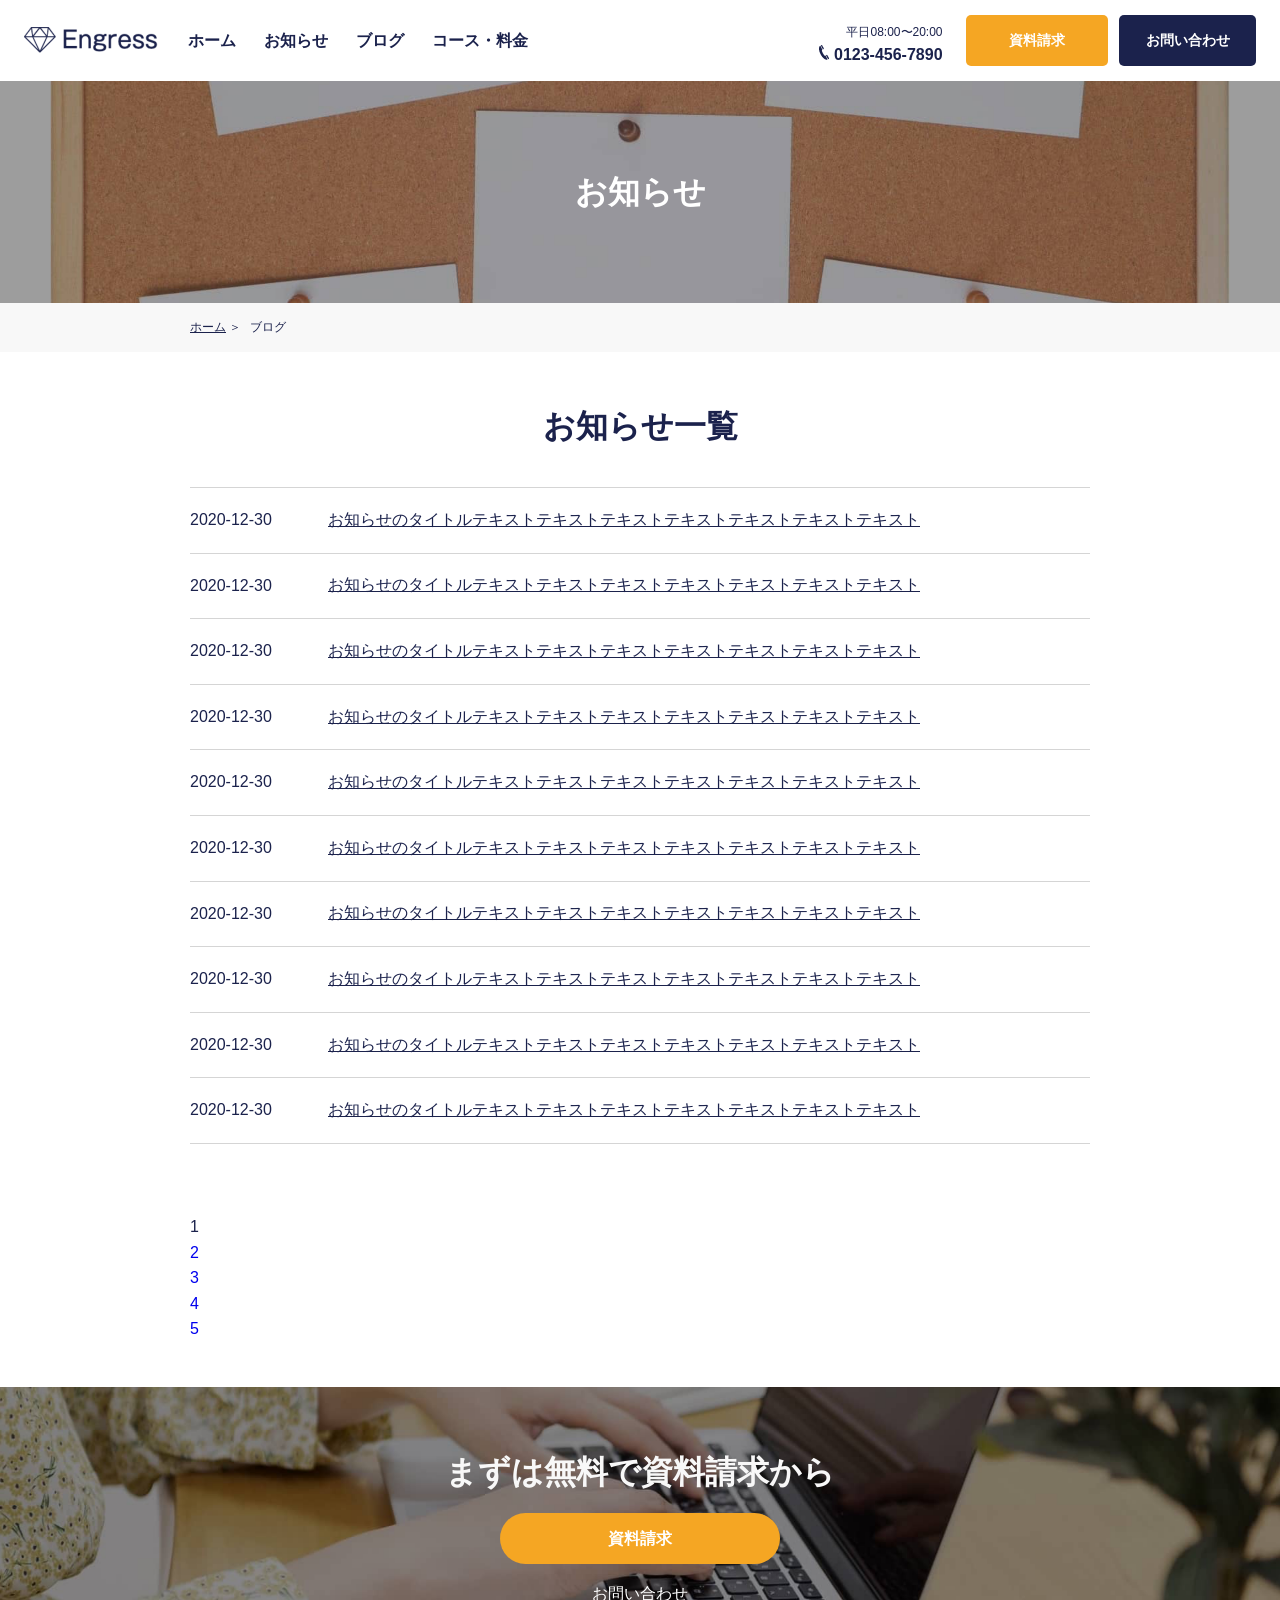
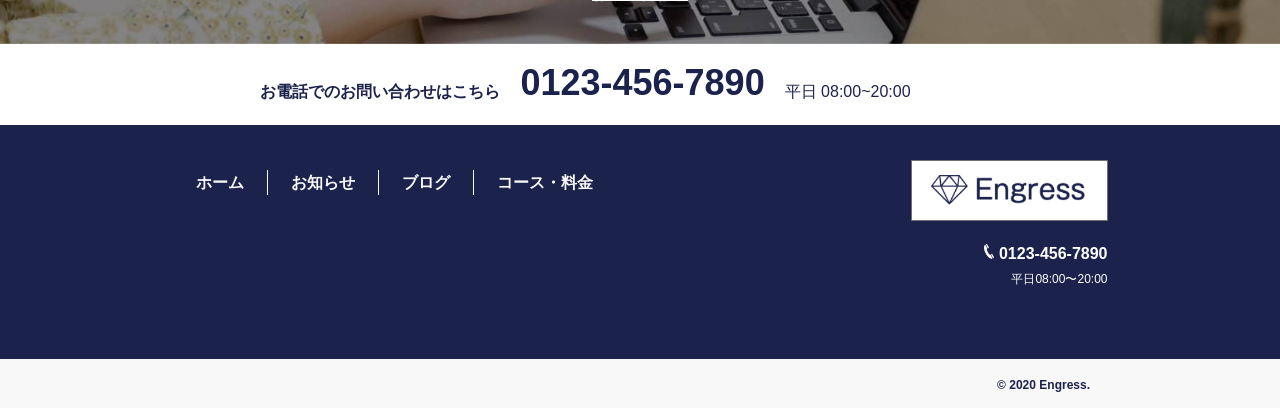
<file: page-news.html>
<!DOCTYPE html>
<html lang="ja">
<head>
  <meta charset="UTF-8">
  <meta name="viewport" content="width=device-width, initial-scale=1.0">
  <meta name="description" content="日本人へのTOEFL指導歴豊かな講師陣の コーチング型TOEFLスクール" >
  <!-- Jquery -->
  <script src="https://ajax.googleapis.com/ajax/libs/jquery/3.5.1/jquery.min.js"></script>
  <!-- Font-Awesome -->
  <link rel="stylesheet" href="https://use.fontawesome.com/releases/v5.7.2/css/all.css" integrity="sha384-fnmOCqbTlWIlj8LyTjo7mOUStjsKC4pOpQbqyi7RrhN7udi9RwhKkMHpvLbHG9Sr" crossorigin="anonymous">
  <!-- reset.css -->
  <link rel="stylesheet" href="/css/reset.css">
  <!-- original -->
  <script src="/js/script.js"></script>
  <link rel="stylesheet" href="/css/style.min.css">
  <title>Engress</title>
</head>
<body>
  <header class="header">
    <div class="header__inner inner">
      <div class="header__logo-wrapper">
        <img class="header__logo" src="/img/logo-story-picture.png" alt="header-logo">
      </div>
      <nav class="header__nav">
        <ul class="header__list">
          <li class="header__item">
            <a href="#" class="header__link">ホーム</a>
          </li>
          <li class="header__item">
            <a href="#" class="header__link">お知らせ</a>
          </li>
          <li class="header__item">
            <a href="#" class="header__link">ブログ</a>
          </li>
          <li class="header__item">
            <a href="#" class="header__link">コース・料金</a>
          </li>
        </ul>
      </nav>
          <!-- /.header__nav -->
         <div class="header__info hidden-sp">
           <div class="header__info-time info-time">平日08:00〜20:00</div>
           <a href="tel:+8101234567890" class="header__info-tell info-tell">0123-456-7890</a>
         </div>
           <!-- /.header__info -->
           <div class="header__btn-wrapper hidden-sp">
            <a href="#" class="btn">資料請求</a>
            <a href="#" class="header__btn btn btn--main_theme">お問い合わせ</a>
           </div>
           <!-- /.header__btn-wrapper -->
    </div>
       <!-- /.header__inner -->
  </header>
   <!-- /.header -->
   <div class="secondary-mainvisual" style="background:transparent url(/img/news.png) no-repeat center center / cover">
    <h1 class="secondary-mainvisual__title">お知らせ</h1>
   </div>

        <!-- breadcrumb -->
  <div class="breadcrumb__wrapper"> 
    <div class="breadcrumb inner">
      <span property="itemListElement" typeof="ListItem">
        <a property="item" typeof="WebPage" href="/" class="home"><span property="name">ホーム</span></a>
        <meta property="position" content="1">
      </span>
      ＞
      <span class="current-item">ブログ</span>
    </div><!-- /breadcrumb -->
  </div>  

   <main class="main">
    
    <div class="news-list section">
      <div class="inner">
        <h2 class="news-list__title secondary-util-title">お知らせ一覧</h2>
        <ul class="news-list__items">
          <li class="news-list__item">
            <a href="#" class="news-list__link">
              <time datetime="2020-12-30">2020-12-30</time>
              <h3 class="news-list__item-title">お知らせのタイトルテキストテキストテキストテキストテキストテキストテキスト</h3>
            </a>
          </li>
          <li class="news-list__item">
            <a href="#" class="news-list__link">
              <time datetime="2020-12-30">2020-12-30</time>
              <h3 class="news-list__item-title">お知らせのタイトルテキストテキストテキストテキストテキストテキストテキスト</h3>
            </a>
          </li>
          <li class="news-list__item">
            <a href="#" class="news-list__link">
              <time datetime="2020-12-30">2020-12-30</time>
              <h3 class="news-list__item-title">お知らせのタイトルテキストテキストテキストテキストテキストテキストテキスト</h3>
            </a>
          </li>
          <li class="news-list__item">
            <a href="#" class="news-list__link">
              <time datetime="2020-12-30">2020-12-30</time>
              <h3 class="news-list__item-title">お知らせのタイトルテキストテキストテキストテキストテキストテキストテキスト</h3>
            </a>
          </li>
          <li class="news-list__item">
            <a href="#" class="news-list__link">
              <time datetime="2020-12-30">2020-12-30</time>
              <h3 class="news-list__item-title">お知らせのタイトルテキストテキストテキストテキストテキストテキストテキスト</h3>
            </a>
          </li>
          <li class="news-list__item">
            <a href="#" class="news-list__link">
              <time datetime="2020-12-30">2020-12-30</time>
              <h3 class="news-list__item-title">お知らせのタイトルテキストテキストテキストテキストテキストテキストテキスト</h3>
            </a>
          </li>
          <li class="news-list__item">
            <a href="#" class="news-list__link">
              <time datetime="2020-12-30">2020-12-30</time>
              <h3 class="news-list__item-title">お知らせのタイトルテキストテキストテキストテキストテキストテキストテキスト</h3>
            </a>
          </li>
          <li class="news-list__item">
            <a href="#" class="news-list__link">
              <time datetime="2020-12-30">2020-12-30</time>
              <h3 class="news-list__item-title">お知らせのタイトルテキストテキストテキストテキストテキストテキストテキスト</h3>
            </a>
          </li>
          <li class="news-list__item">
            <a href="#" class="news-list__link">
              <time datetime="2020-12-30">2020-12-30</time>
              <h3 class="news-list__item-title">お知らせのタイトルテキストテキストテキストテキストテキストテキストテキスト</h3>
            </a>
          </li>
          <li class="news-list__item">
            <a href="#" class="news-list__link">
              <time datetime="2020-12-30">2020-12-30</time>
              <h3 class="news-list__item-title">お知らせのタイトルテキストテキストテキストテキストテキストテキストテキスト</h3>
            </a>
          </li>
         </ul>

          <div class="news-list__pager">
              <nav class="pager">
              <ul class="pager__inner">
                <li class="pager__item">
                  <span href="#" class="pager__link pager__link--active">
                    1
                  </span>
                </li>
                <li class="pager__item">
                  <a href="#" class="pager__link ">
                    2
                  </a>
                </li>
                <li class="pager__item">
                  <a href="#" class="pager__link ">
                    3
                  </a>
                </li>
                <li class="pager__item">
                  <a href="#" class="pager__link ">
                    4
                  </a>
                </li>
                <li class="pager__item">
                  <a href="#" class="pager__link ">
                    5
                  </a>
                </li>
              </ul>
            </nav>
        </div>
       </div>
       <!-- inner -->
     </div>
     <!-- news-list -->

  </main>
  <!-- main -->


  <div class="cta-area">
    <h2 class="cta-area__title">まずは無料で資料請求から</h2>
    <div class="cta-area__btn-wrapper">
      <a href="#" class="rounded-btn rounded-btn--large">資料請求</a>
    </div>
    <div class="cta-area__contact-link-wrapper">
      <a href="#" class="contact-link">お問い合わせ</a>
    </div>
  </div>
    <!-- /.cta -->

    <div class="footer-info">
      <p class="footer-info__text">お電話でのお問い合わせはこちら</p>
      <address class="footer-info__tell">
        <a href="tel:+810123-456-7890" class="footer-info__tell-link">0123-456-7890</a>
      </address>
      <span class="footer-info__time">平日 08:00~20:00</span>
    </div>
     <!-- /.footer-info -->

     <footer class="footer">
       <div class="footer__inner inner">
        <nav class="footer__nav">
          <ul class="footer__list">
            <li class="footer__item">
              <a href="#" class="footer__link">ホーム</a>
            </li>
            <li class="footer__item">
              <a href="#" class="footer__link">お知らせ</a>
            </li>
            <li class="footer__item">
              <a href="#" class="footer__link">ブログ</a>
            </li>
            <li class="footer__item">
              <a href="#" class="footer__link">コース・料金</a>
            </li>
          </ul>
        </nav>
        <!-- nav -->
          <div class="footer__right">
            <div class="footer__logo-wrapper">
              <img src="/img/logo-story-picture.png" alt="footer-logo" class="footer__logo">
            </div>
            <div class="footer__address">
              <a href="tel:+8101234567890" class="info-tell">0123-456-7890</a>
              <div class="info-time">平日08:00〜20:00</div>
            </div>
         </div>
       </div>
         <!-- /.inner-->
     </footer>
     <!-- /.footer -->
     <div class="copyright">
      <div class="copyright__inner inner">
        <small class="copyright-text">&copy; 2020 Engress.</small>
      </div>
     </div>
      <!-- /.copyright -->
</body>
</html>
</file>
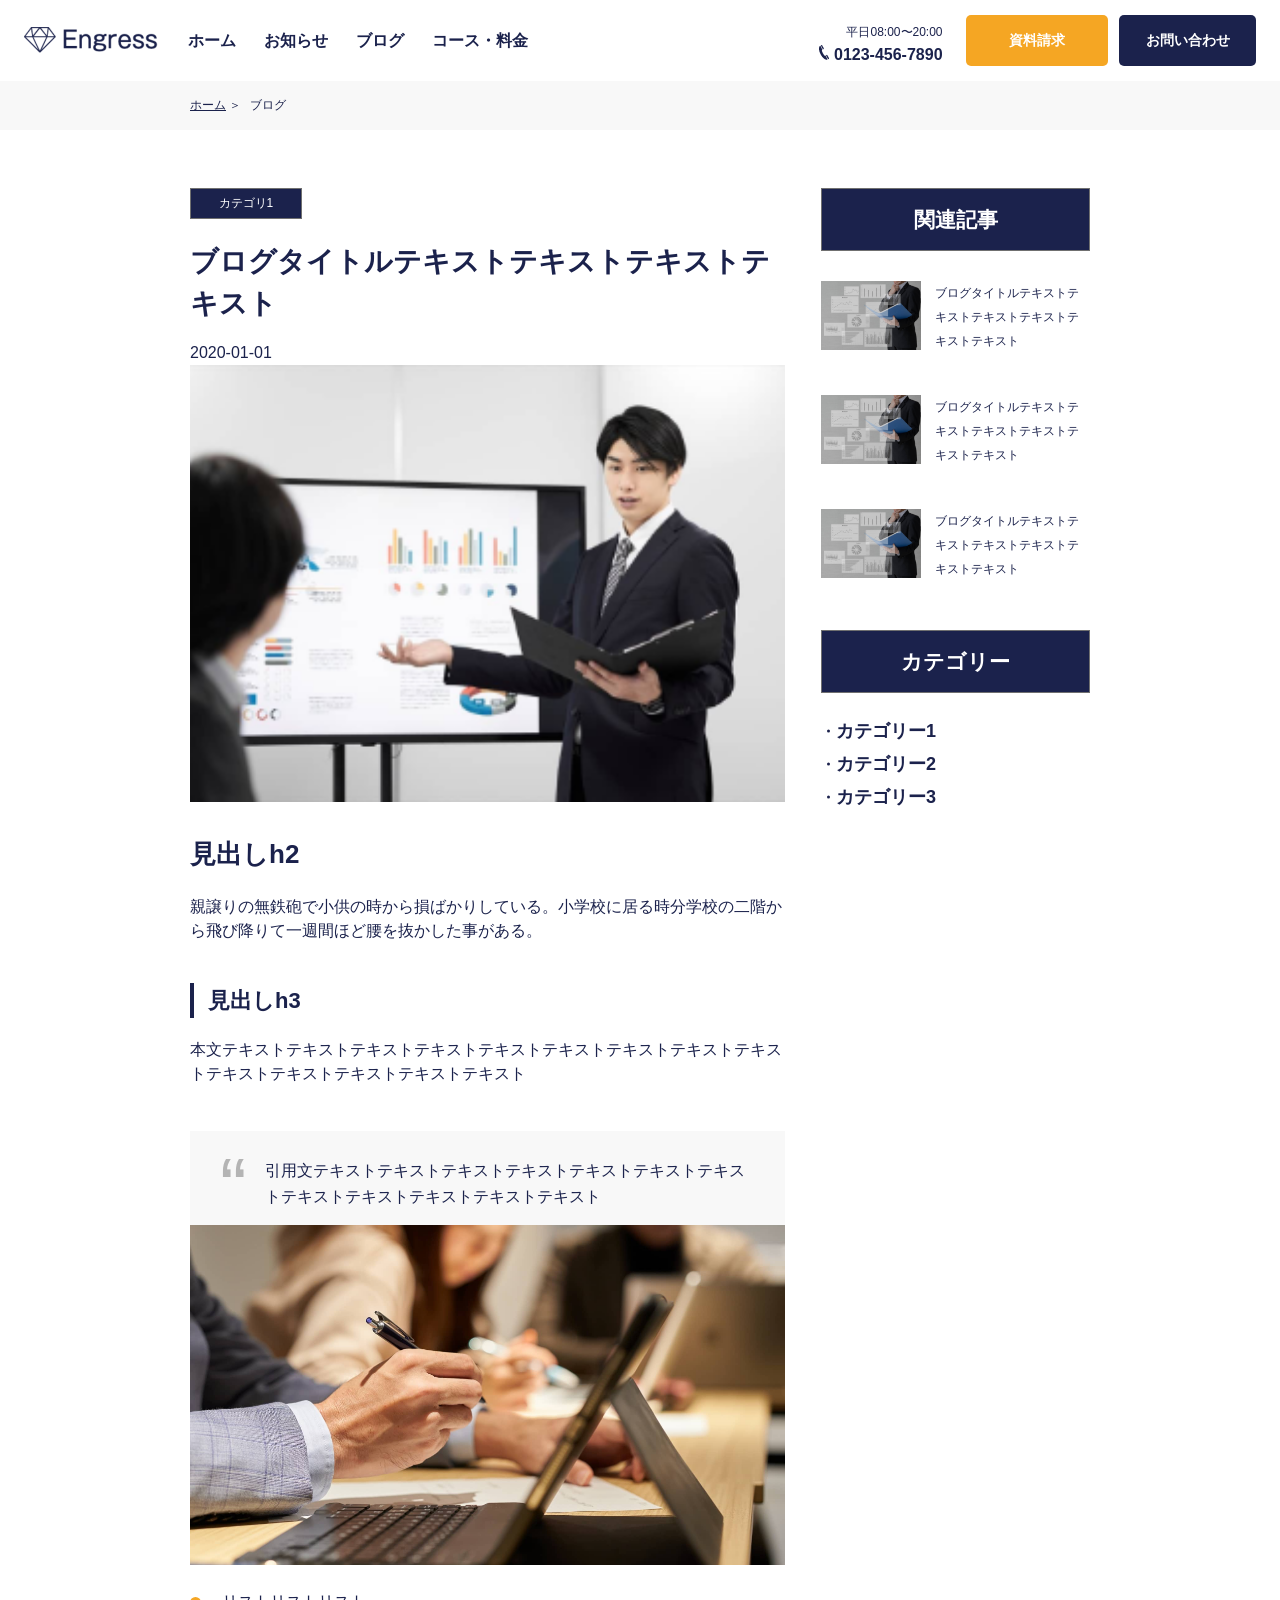
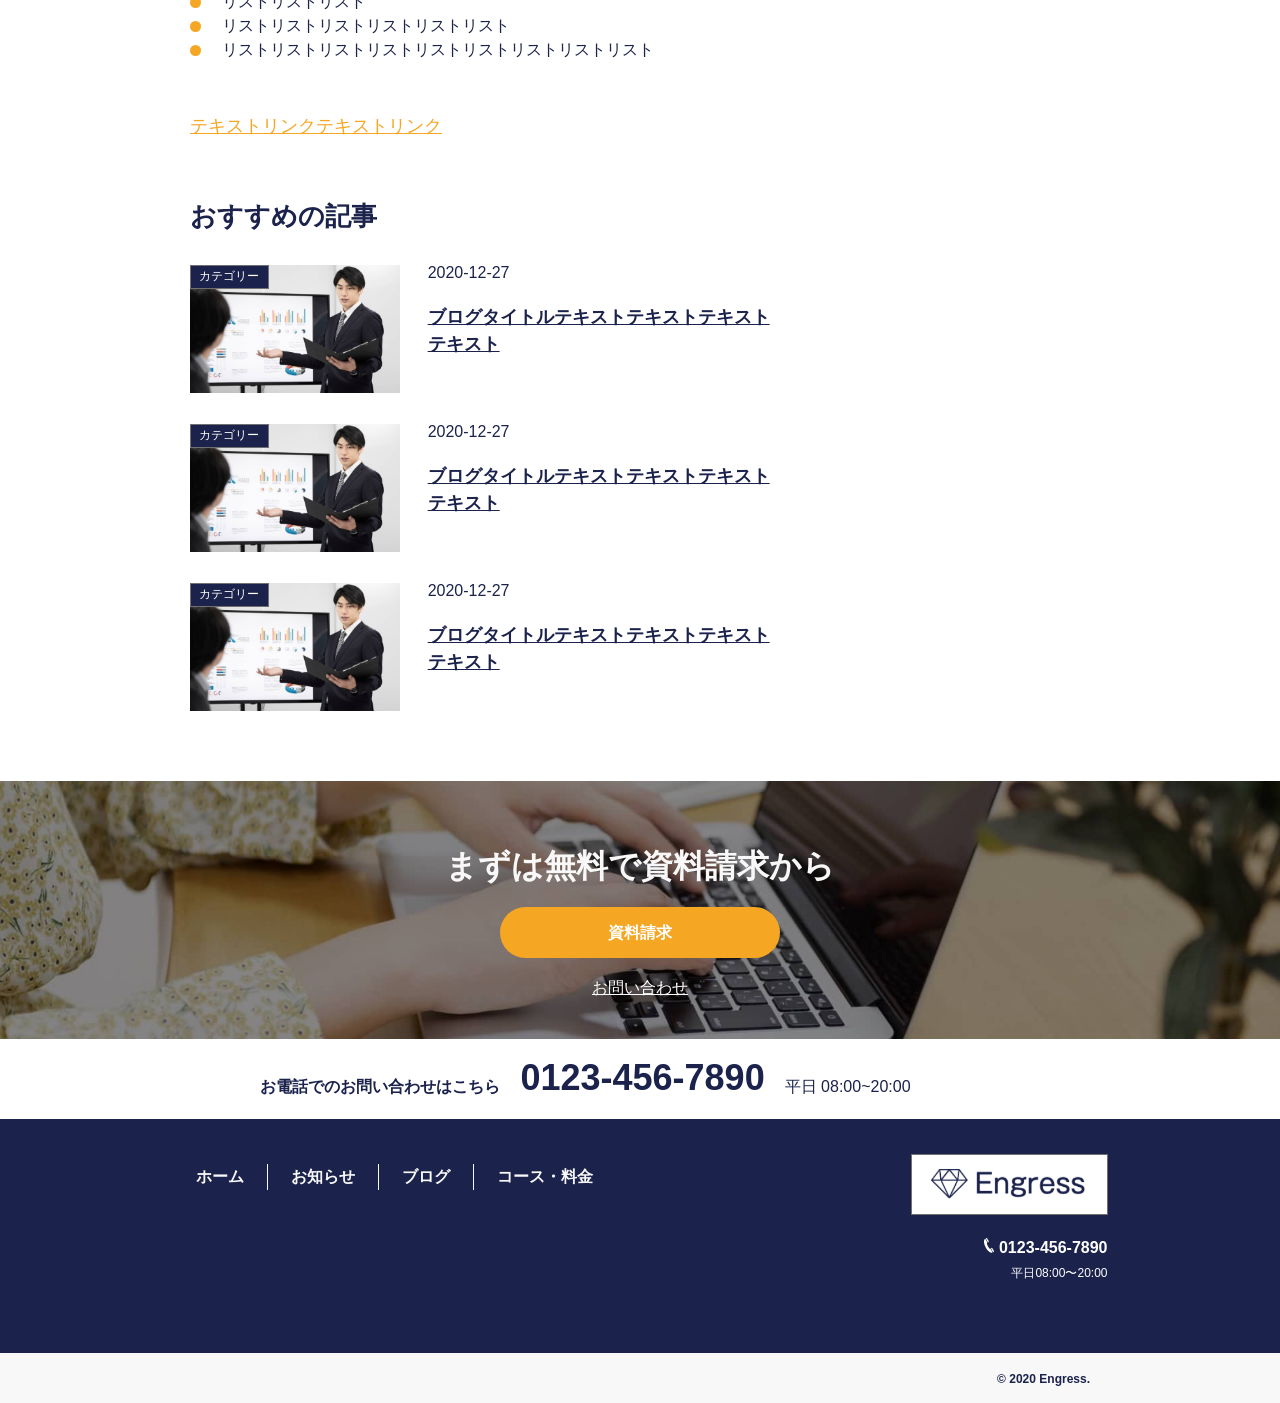
<file: single-blog.html>
<!DOCTYPE html>
<html lang="ja">
<head>
  <meta charset="UTF-8">
  <meta name="viewport" content="width=device-width, initial-scale=1.0">
  <meta name="description" content="日本人へのTOEFL指導歴豊かな講師陣の コーチング型TOEFLスクール" >
  <!-- Jquery -->
  <script src="https://ajax.googleapis.com/ajax/libs/jquery/3.5.1/jquery.min.js"></script>
  <!-- Font-Awesome -->
  <link rel="stylesheet" href="https://use.fontawesome.com/releases/v5.7.2/css/all.css" integrity="sha384-fnmOCqbTlWIlj8LyTjo7mOUStjsKC4pOpQbqyi7RrhN7udi9RwhKkMHpvLbHG9Sr" crossorigin="anonymous">
  <!-- reset.css -->
  <link rel="stylesheet" href="/css/reset.css">
  <!-- original -->
  <script src="/js/script.js"></script>
  <link rel="stylesheet" href="/css/style.min.css">
  <title>Engress</title>
</head>
<body>
  <header class="header">
    <div class="header__inner inner">
      <div class="header__logo-wrapper">
        <img class="header__logo" src="/img/logo-story-picture.png" alt="header-logo">
      </div>
      <nav class="header__nav">
        <ul class="header__list">
          <li class="header__item">
            <a href="#" class="header__link">ホーム</a>
          </li>
          <li class="header__item">
            <a href="#" class="header__link">お知らせ</a>
          </li>
          <li class="header__item">
            <a href="#" class="header__link">ブログ</a>
          </li>
          <li class="header__item">
            <a href="#" class="header__link">コース・料金</a>
          </li>
        </ul>
      </nav>
          <!-- /.header__nav -->
         <div class="header__info hidden-sp">
           <div class="header__info-time info-time">平日08:00〜20:00</div>
           <a href="tel:+8101234567890" class="header__info-tell info-tell">0123-456-7890</a>
         </div>
           <!-- /.header__info -->
           <div class="header__btn-wrapper hidden-sp">
            <a href="#" class="btn">資料請求</a>
            <a href="#" class="header__btn btn btn--main_theme">お問い合わせ</a>
           </div>
           <!-- /.header__btn-wrapper -->
    </div>
       <!-- /.header__inner -->
  </header>
   <!-- /.header -->
   <!-- breadcrumb -->
<div class="breadcrumb__wrapper"> 
<div class="breadcrumb inner">
 <span property="itemListElement" typeof="ListItem">
   <a property="item" typeof="WebPage" href="/" class="home"><span property="name">ホーム</span></a>
   <meta property="position" content="1">
 </span>
 ＞
 <span class="current-item">ブログ</span>
</div><!-- /breadcrumb -->
</div>  

<div class="single-blog section">
  <div class="inner">
    <main class="main">
        <!-- entry -->
          <article class="entry">

            <!-- entry-header -->
            <div class="entry-header">
              <span class="label-main">カテゴリ1</span>
              <h1 class="entry-title">ブログタイトルテキストテキストテキストテキスト</h1><!-- /entry-title -->

              <!-- entry-meta -->
              <div class="entry-meta">
                <time class="entry-published" datetime="2020-01-01">2020-01-01</time>
              </div><!-- /entry-meta -->

              <!-- entry-img -->
              <div class="entry-img">
                <img src="img/sample01story-picture.png" alt="article-img">
              </div><!-- /entry-img -->

            </div><!-- /entry-header -->

            <!-- entry-body -->
            <div class="entry-body">
              <h2>見出しh2</h2>
              <p>
                親譲りの無鉄砲で小供の時から損ばかりしている。小学校に居る時分学校の二階から飛び降りて一週間ほど腰を抜かした事がある。
              </p>
              <h3>見出しh3</h3>
              <p>
                本文テキストテキストテキストテキストテキストテキストテキストテキストテキストテキストテキストテキストテキストテキスト
             </p>
             <div class="entry-block-quote"><blockquote class="wp-block-quote">引用文テキストテキストテキストテキストテキストテキストテキストテキストテキストテキストテキストテキスト</blockquote></div> 

            </div><!-- /entry-body -->

             <!-- entry-img -->
             <div class="entry-img">
               <img src="img/contact.png" alt="article-img">
             </div><!-- /entry-img -->

             <div class="entry-list">
               <ul>
                 <li>リストリストリスト</li>
                 <li>リストリストリストリストリストリスト</li>
                 <li>リストリストリストリストリストリストリストリストリスト</li>
               </ul>
             </div>
             <!-- entry-list -->
             <div class="entry-link"><a href="#">テキストリンクテキストリンク</a></div>

         </article>
     <!-- article -->


     <!-- pickup -->
	<div id="pickup">
      <h2 class="pickup__title">おすすめの記事</h2>
        <div class="pickup-items">
            <article class="blog__item article-media-wrapper">
              <a href="#" class="article-media">
                <div class="article-media__img-wrapper">
                  <span class="article-media__label label-main">カテゴリー</span>
                  <img src="/img/sample01story-picture.png" alt="sample" class="media__img">
                </div>
                <div class="article-media__body">
                  <time class="article-media__time" datetime="2020-12-27">2020-12-27</time>
                  <h3 class="article-media__title">ブログタイトルテキストテキストテキストテキスト</h3>
                </div>
            </a>
          </article>
            <article class="blog__item article-media-wrapper">
              <a href="#" class="article-media">
                <div class="article-media__img-wrapper">
                  <span class="article-media__label label-main">カテゴリー</span>
                  <img src="/img/sample01story-picture.png" alt="sample" class="media__img">
                </div>
                <div class="article-media__body">
                  <time class="article-media__time" datetime="2020-12-27">2020-12-27</time>
                  <h3 class="article-media__title">ブログタイトルテキストテキストテキストテキスト</h3>
                </div>
            </a>
          </article>
            <article class="blog__item article-media-wrapper">
              <a href="#" class="article-media">
                <div class="article-media__img-wrapper">
                  <span class="article-media__label label-main">カテゴリー</span>
                  <img src="/img/sample01story-picture.png" alt="sample" class="media__img">
                </div>
                <div class="article-media__body">
                  <time class="article-media__time" datetime="2020-12-27">2020-12-27</time>
                  <h3 class="article-media__title">ブログタイトルテキストテキストテキストテキスト</h3>
                </div>
            </a>
          </article>
      </div><!-- /pickup-items -->

  </div><!-- /pickup -->
 </main>
    <!-- /.main -->

    <aside class="aside">

      	<!-- widget -->
				<div class="widget widget_related">
					<div class="widget-title">関連記事</div>

					<div class="wpost-items">

						<!-- wpost-item -->
						<a class="wpost-item" href="#">
							<div class="wpost-item-img"><img src="img/feature01story-picture.png" alt="related-img"></div>
							<div class="wpost-item-body">
								<div class="wpost-item-title">ブログタイトルテキストテキストテキストテキストテキストテキスト</div>
							</div><!-- /wpost-item-body -->
						</a><!-- /wpost-item -->
						<a class="wpost-item" href="#">
							<div class="wpost-item-img"><img src="img/feature01story-picture.png" alt="related-img"></div>
							<div class="wpost-item-body">
								<div class="wpost-item-title">ブログタイトルテキストテキストテキストテキストテキストテキスト</div>
							</div><!-- /wpost-item-body -->
						</a><!-- /wpost-item -->
						<a class="wpost-item" href="#">
							<div class="wpost-item-img"><img src="img/feature01story-picture.png" alt="related-img"></div>
							<div class="wpost-item-body">
								<div class="wpost-item-title">ブログタイトルテキストテキストテキストテキストテキストテキスト</div>
							</div><!-- /wpost-item-body -->
						</a><!-- /wpost-item -->


      <div class="widget widget_archive">
        <div class="widget-title">カテゴリー</div>
        <ul>
          <li><a href="#">カテゴリー1</a></li>
          <li><a href="#">カテゴリー2</a></li>
          <li><a href="#">カテゴリー3</a></li>
        </ul>
      </div><!-- /widget -->
    </aside>
      <!-- /.aside -->
   </div>
   <!-- /.inner -->
</div>
 <!-- /.wrap -->
   <div class="cta-area">
    <h2 class="cta-area__title">まずは無料で資料請求から</h2>
    <div class="cta-area__btn-wrapper">
      <a href="#" class="rounded-btn rounded-btn--large">資料請求</a>
    </div>
    <div class="cta-area__contact-link-wrapper">
      <a href="#" class="contact-link">お問い合わせ</a>
    </div>
  </div>
    <!-- /.cta -->

    <div class="footer-info">
      <p class="footer-info__text">お電話でのお問い合わせはこちら</p>
      <address class="footer-info__tell">
        <a href="tel:+810123-456-7890" class="footer-info__tell-link">0123-456-7890</a>
      </address>
      <span class="footer-info__time">平日 08:00~20:00</span>
    </div>
     <!-- /.footer-info -->

     <footer class="footer">
       <div class="footer__inner inner">
        <nav class="footer__nav">
          <ul class="footer__list">
            <li class="footer__item">
              <a href="#" class="footer__link">ホーム</a>
            </li>
            <li class="footer__item">
              <a href="#" class="footer__link">お知らせ</a>
            </li>
            <li class="footer__item">
              <a href="#" class="footer__link">ブログ</a>
            </li>
            <li class="footer__item">
              <a href="#" class="footer__link">コース・料金</a>
            </li>
          </ul>
        </nav>
        <!-- nav -->
          <div class="footer__right">
            <div class="footer__logo-wrapper">
              <img src="/img/logo-story-picture.png" alt="footer-logo" class="footer__logo">
            </div>
            <div class="footer__address">
              <a href="tel:+8101234567890" class="info-tell">0123-456-7890</a>
              <div class="info-time">平日08:00〜20:00</div>
            </div>
         </div>
       </div>
         <!-- /.inner-->
     </footer>
     <!-- /.footer -->
     <div class="copyright">
      <div class="copyright__inner inner">
        <small class="copyright-text">&copy; 2020 Engress.</small>
      </div>
     </div>
      <!-- /.copyright -->
</body>
</html>
</file>
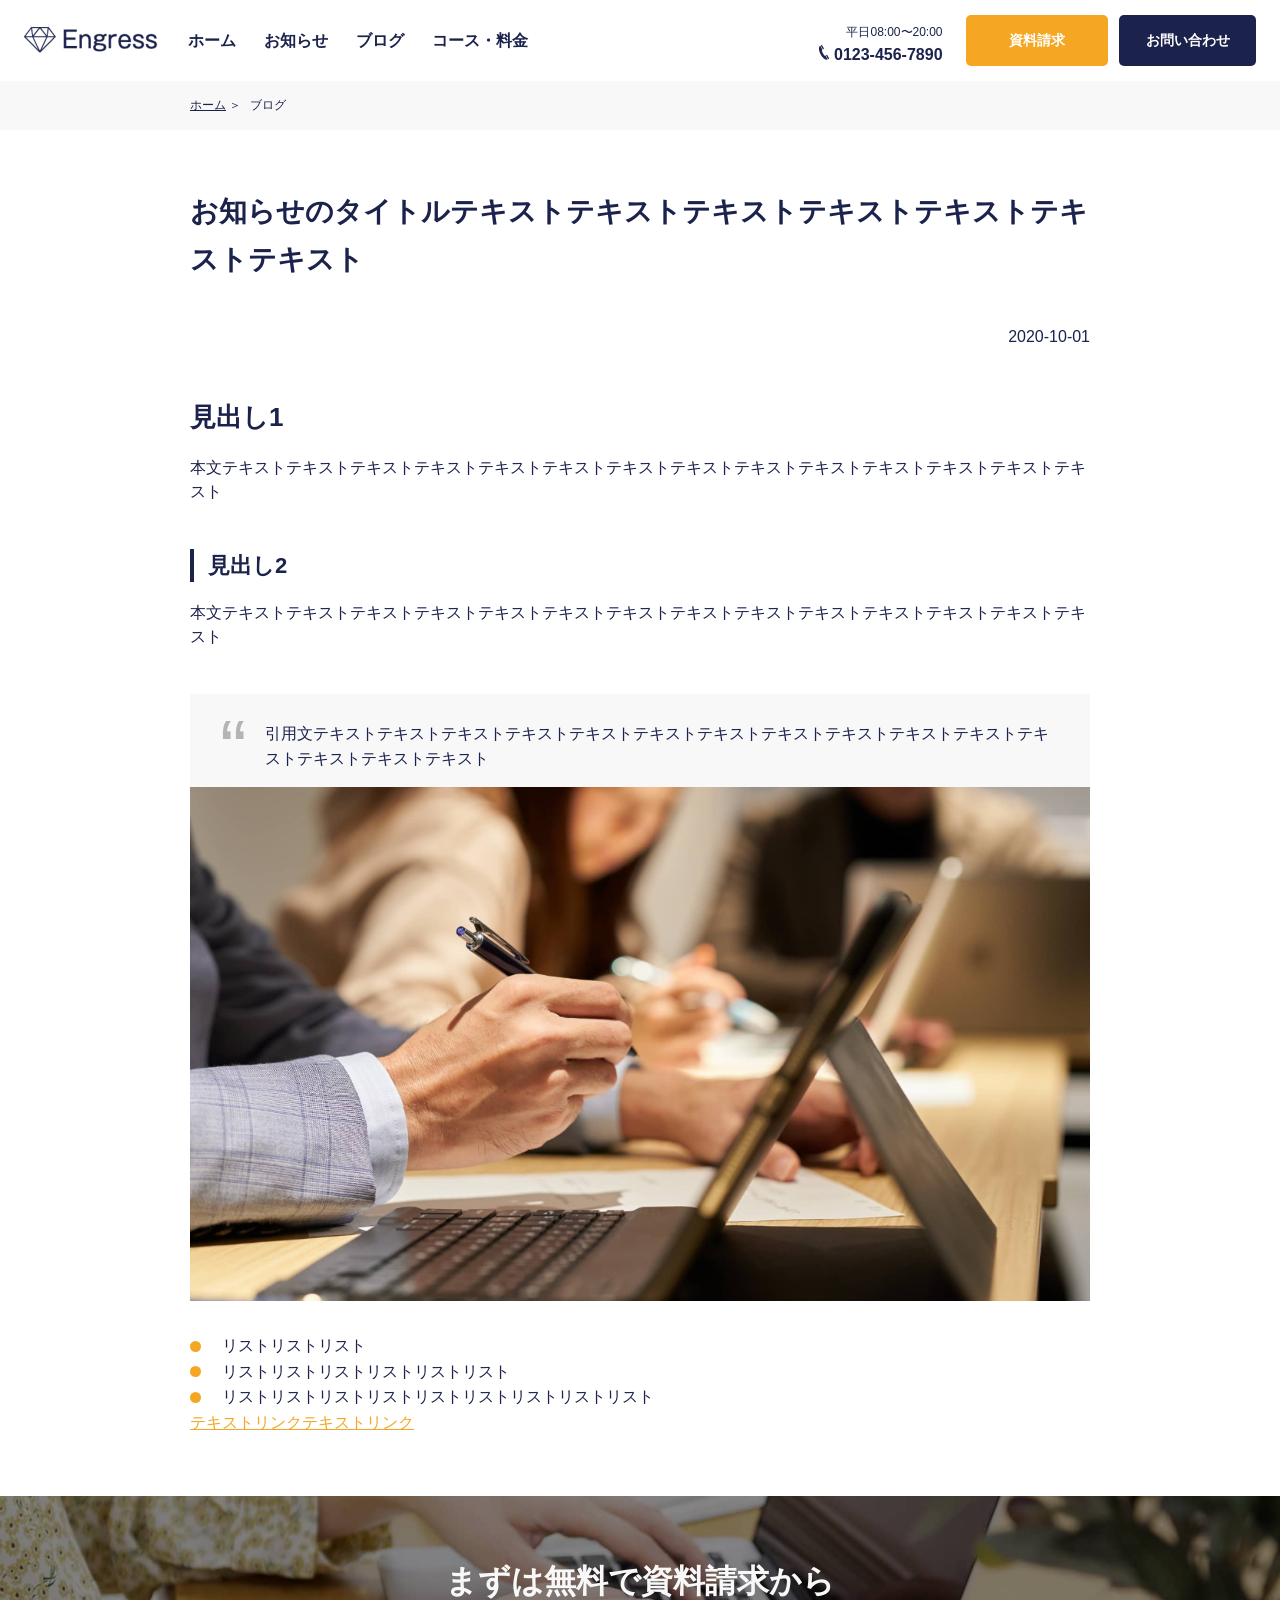
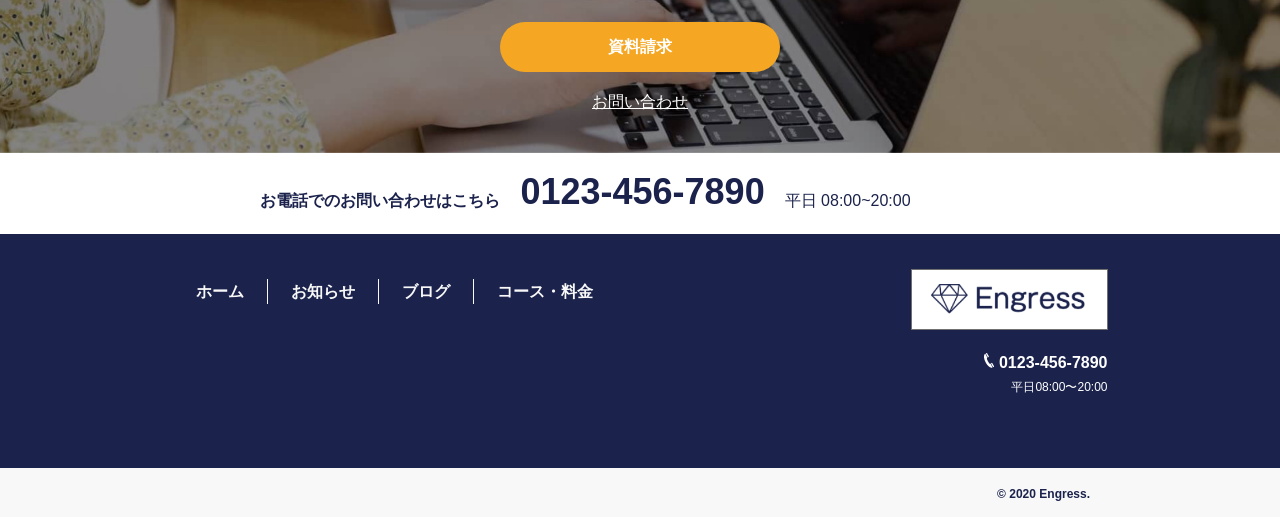
<file: single-news.html>
<!DOCTYPE html>
<html lang="ja">
<head>
  <meta charset="UTF-8">
  <meta name="viewport" content="width=device-width, initial-scale=1.0">
  <meta name="description" content="日本人へのTOEFL指導歴豊かな講師陣の コーチング型TOEFLスクール" >
  <!-- Jquery -->
  <script src="https://ajax.googleapis.com/ajax/libs/jquery/3.5.1/jquery.min.js"></script>
  <!-- Font-Awesome -->
  <link rel="stylesheet" href="https://use.fontawesome.com/releases/v5.7.2/css/all.css" integrity="sha384-fnmOCqbTlWIlj8LyTjo7mOUStjsKC4pOpQbqyi7RrhN7udi9RwhKkMHpvLbHG9Sr" crossorigin="anonymous">
  <!-- reset.css -->
  <link rel="stylesheet" href="/css/reset.css">
  <!-- original -->
  <script src="/js/script.js"></script>
  <link rel="stylesheet" href="/css/style.min.css">
  <title>Engress</title>
</head>
<body>
  <header class="header">
    <div class="header__inner inner">
      <div class="header__logo-wrapper">
        <img class="header__logo" src="/img/logo-story-picture.png" alt="header-logo">
      </div>
      <nav class="header__nav">
        <ul class="header__list">
          <li class="header__item">
            <a href="#" class="header__link">ホーム</a>
          </li>
          <li class="header__item">
            <a href="#" class="header__link">お知らせ</a>
          </li>
          <li class="header__item">
            <a href="#" class="header__link">ブログ</a>
          </li>
          <li class="header__item">
            <a href="#" class="header__link">コース・料金</a>
          </li>
        </ul>
      </nav>
          <!-- /.header__nav -->
         <div class="header__info hidden-sp">
           <div class="header__info-time info-time">平日08:00〜20:00</div>
           <a href="tel:+8101234567890" class="header__info-tell info-tell">0123-456-7890</a>
         </div>
           <!-- /.header__info -->
           <div class="header__btn-wrapper hidden-sp">
            <a href="#" class="btn">資料請求</a>
            <a href="#" class="header__btn btn btn--main_theme">お問い合わせ</a>
           </div>
           <!-- /.header__btn-wrapper -->
    </div>
       <!-- /.header__inner -->
  </header>
   <!-- /.header -->
   <!-- breadcrumb -->
<div class="breadcrumb__wrapper"> 
<div class="breadcrumb inner">
 <span property="itemListElement" typeof="ListItem">
   <a property="item" typeof="WebPage" href="/" class="home"><span property="name">ホーム</span></a>
   <meta property="position" content="1">
 </span>
 ＞
 <span class="current-item">ブログ</span>
</div><!-- /breadcrumb -->
</div>  

  <main>
    <div class="single-news section">
      <div class="inner">
      <article class="entry">

        <!-- entry-header -->
        <div class="entry-header">
          <h1 class="entry-title">お知らせのタイトルテキストテキストテキストテキストテキストテキストテキスト</h1><!-- /entry-title -->

          <!-- entry-meta -->
          <div class="entry-meta">
            <time class="entry-published" datetime="2020-10-01">2020-10-01</time>
          </div><!-- /entry-meta -->

        </div><!-- /entry-header -->

        <!-- entry-body -->
        <div class="entry-body">
          <h2>見出し1</h2>
          <p>
            本文テキストテキストテキストテキストテキストテキストテキストテキストテキストテキストテキストテキストテキストテキスト
          </p>
          <h3>見出し2</h3>
          <p>
            本文テキストテキストテキストテキストテキストテキストテキストテキストテキストテキストテキストテキストテキストテキスト
         </p>
         <div class="entry-block-quote"><blockquote class="wp-block-quote">引用文テキストテキストテキストテキストテキストテキストテキストテキストテキストテキストテキストテキストテキストテキストテキスト</blockquote></div> 

        </div><!-- /entry-body -->

         <!-- entry-img -->
         <div class="entry-img">
           <img src="img/contact.png" alt="article-img">
         </div><!-- /entry-img -->

         <div class="entry-list">
           <ul>
             <li>リストリストリスト</li>
             <li>リストリストリストリストリストリスト</li>
             <li>リストリストリストリストリストリストリストリストリスト</li>
           </ul>
         </div>
         <!-- entry-list -->
         <div class="entry-link"><a href="#">テキストリンクテキストリンク</a></div>

      </article>
   <!-- article -->
    </div>
    <!-- inner -->
  </div>
   <!-- single-news -->
</main>
  <!-- /.main-->
   <div class="cta-area">
    <h2 class="cta-area__title">まずは無料で資料請求から</h2>
    <div class="cta-area__btn-wrapper">
      <a href="#" class="rounded-btn rounded-btn--large">資料請求</a>
    </div>
    <div class="cta-area__contact-link-wrapper">
      <a href="#" class="contact-link">お問い合わせ</a>
    </div>
  </div>
    <!-- /.cta -->

    <div class="footer-info">
      <p class="footer-info__text">お電話でのお問い合わせはこちら</p>
      <address class="footer-info__tell">
        <a href="tel:+810123-456-7890" class="footer-info__tell-link">0123-456-7890</a>
      </address>
      <span class="footer-info__time">平日 08:00~20:00</span>
    </div>
     <!-- /.footer-info -->

     <footer class="footer">
       <div class="footer__inner inner">
        <nav class="footer__nav">
          <ul class="footer__list">
            <li class="footer__item">
              <a href="#" class="footer__link">ホーム</a>
            </li>
            <li class="footer__item">
              <a href="#" class="footer__link">お知らせ</a>
            </li>
            <li class="footer__item">
              <a href="#" class="footer__link">ブログ</a>
            </li>
            <li class="footer__item">
              <a href="#" class="footer__link">コース・料金</a>
            </li>
          </ul>
        </nav>
        <!-- nav -->
          <div class="footer__right">
            <div class="footer__logo-wrapper">
              <img src="/img/logo-story-picture.png" alt="footer-logo" class="footer__logo">
            </div>
            <div class="footer__address">
              <a href="tel:+8101234567890" class="info-tell">0123-456-7890</a>
              <div class="info-time">平日08:00〜20:00</div>
            </div>
         </div>
       </div>
         <!-- /.inner-->
     </footer>
     <!-- /.footer -->
     <div class="copyright">
      <div class="copyright__inner inner">
        <small class="copyright-text">&copy; 2020 Engress.</small>
      </div>
     </div>
      <!-- /.copyright -->
</body>
</html>
</file>
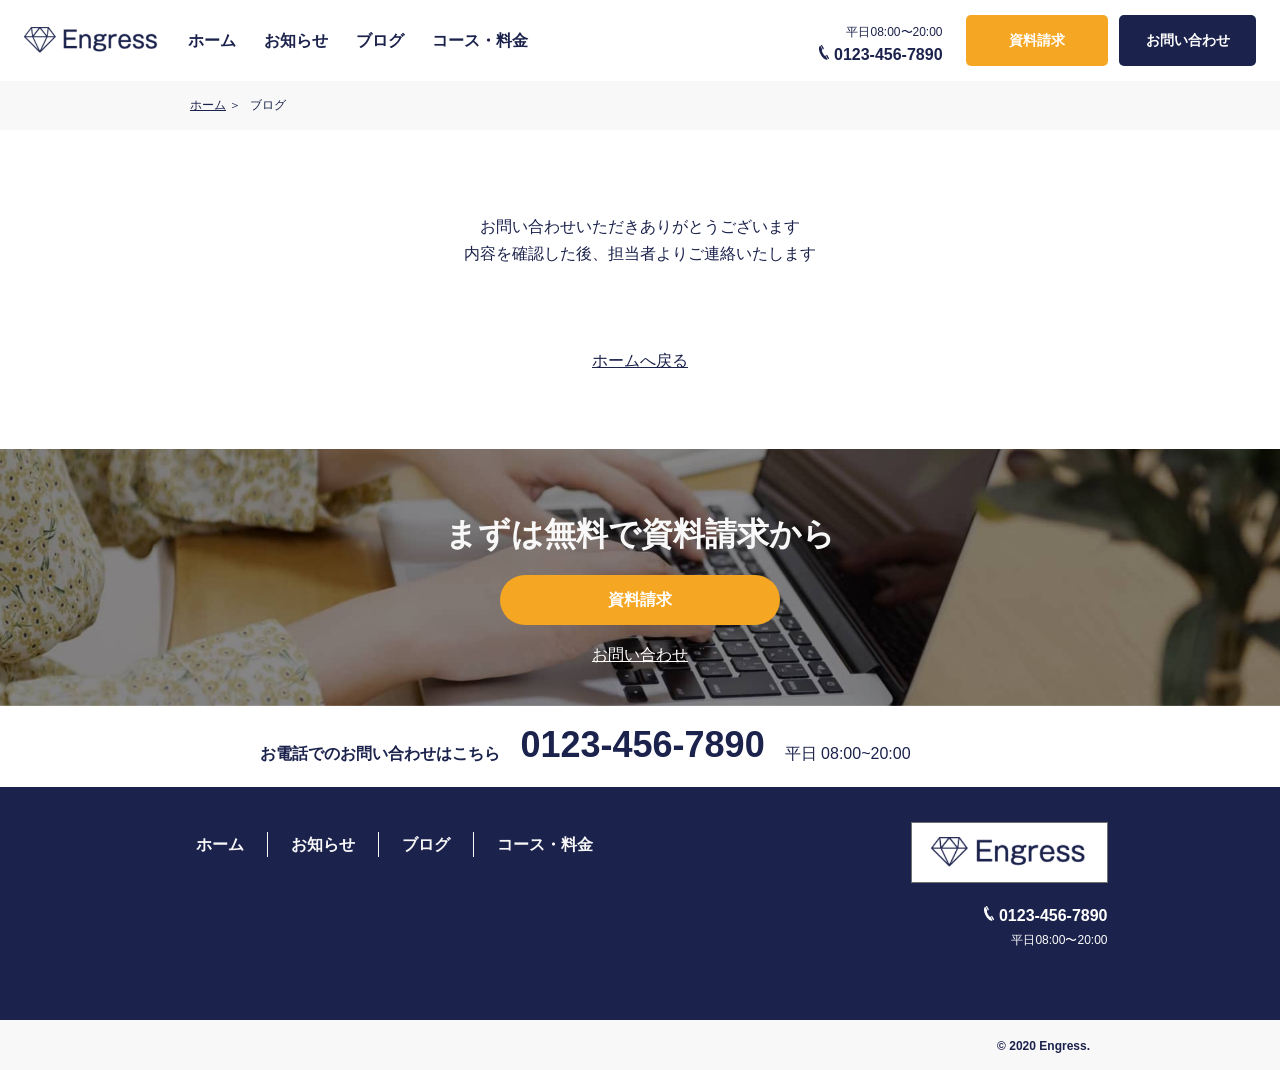
<file: submit.html>
<!DOCTYPE html>
<html lang="ja">
<head>
  <meta charset="UTF-8">
  <meta name="viewport" content="width=device-width, initial-scale=1.0">
  <meta name="description" content="日本人へのTOEFL指導歴豊かな講師陣の コーチング型TOEFLスクール" >
  <!-- Jquery -->
  <script src="https://ajax.googleapis.com/ajax/libs/jquery/3.5.1/jquery.min.js"></script>
  <!-- Font-Awesome -->
  <link rel="stylesheet" href="https://use.fontawesome.com/releases/v5.7.2/css/all.css" integrity="sha384-fnmOCqbTlWIlj8LyTjo7mOUStjsKC4pOpQbqyi7RrhN7udi9RwhKkMHpvLbHG9Sr" crossorigin="anonymous">
  <!-- reset.css -->
  <link rel="stylesheet" href="/css/reset.css">
  <!-- original -->
  <script src="/js/script.js"></script>
  <link rel="stylesheet" href="/css/style.min.css">
  <title>Engress</title>
</head>
<body>
  <header class="header">
    <div class="header__inner inner">
      <div class="header__logo-wrapper">
        <img class="header__logo" src="/img/logo-story-picture.png" alt="header-logo">
      </div>
      <nav class="header__nav">
        <ul class="header__list">
          <li class="header__item">
            <a href="#" class="header__link">ホーム</a>
          </li>
          <li class="header__item">
            <a href="#" class="header__link">お知らせ</a>
          </li>
          <li class="header__item">
            <a href="#" class="header__link">ブログ</a>
          </li>
          <li class="header__item">
            <a href="#" class="header__link">コース・料金</a>
          </li>
        </ul>
      </nav>
          <!-- /.header__nav -->
         <div class="header__info hidden-sp">
           <div class="header__info-time info-time">平日08:00〜20:00</div>
           <a href="tel:+8101234567890" class="header__info-tell info-tell">0123-456-7890</a>
         </div>
           <!-- /.header__info -->
           <div class="header__btn-wrapper hidden-sp">
            <a href="#" class="btn">資料請求</a>
            <a href="#" class="header__btn btn btn--main_theme">お問い合わせ</a>
           </div>
           <!-- /.header__btn-wrapper -->
    </div>
       <!-- /.header__inner -->
  </header>
   <!-- /.header -->
   <!-- breadcrumb -->
<div class="breadcrumb__wrapper"> 
<div class="breadcrumb inner">
 <span property="itemListElement" typeof="ListItem">
   <a property="item" typeof="WebPage" href="/" class="home"><span property="name">ホーム</span></a>
   <meta property="position" content="1">
 </span>
 ＞
 <span class="current-item">ブログ</span>
</div><!-- /breadcrumb -->
</div>  

<main class="main">
  <div class="contact-submit">
    <p class="contact-submit__text">お問い合わせいただきありがとうございます<br> 内容を確認した後、担当者よりご連絡いたします</p>
    <div class="contact-submit__home"><a href="#" class="contact-submit__home-link">ホームへ戻る</a></div>
  </div>
</main>
<!-- /.main -->

   <div class="cta-area">
    <h2 class="cta-area__title">まずは無料で資料請求から</h2>
    <div class="cta-area__btn-wrapper">
      <a href="#" class="rounded-btn rounded-btn--large">資料請求</a>
    </div>
    <div class="cta-area__contact-link-wrapper">
      <a href="#" class="contact-link">お問い合わせ</a>
    </div>
  </div>
    <!-- /.cta -->

    <div class="footer-info">
      <p class="footer-info__text">お電話でのお問い合わせはこちら</p>
      <address class="footer-info__tell">
        <a href="tel:+810123-456-7890" class="footer-info__tell-link">0123-456-7890</a>
      </address>
      <span class="footer-info__time">平日 08:00~20:00</span>
    </div>
     <!-- /.footer-info -->

     <footer class="footer">
       <div class="footer__inner inner">
        <nav class="footer__nav">
          <ul class="footer__list">
            <li class="footer__item">
              <a href="#" class="footer__link">ホーム</a>
            </li>
            <li class="footer__item">
              <a href="#" class="footer__link">お知らせ</a>
            </li>
            <li class="footer__item">
              <a href="#" class="footer__link">ブログ</a>
            </li>
            <li class="footer__item">
              <a href="#" class="footer__link">コース・料金</a>
            </li>
          </ul>
        </nav>
        <!-- nav -->
          <div class="footer__right">
            <div class="footer__logo-wrapper">
              <img src="/img/logo-story-picture.png" alt="footer-logo" class="footer__logo">
            </div>
            <div class="footer__address">
              <a href="tel:+8101234567890" class="info-tell">0123-456-7890</a>
              <div class="info-time">平日08:00〜20:00</div>
            </div>
         </div>
       </div>
         <!-- /.inner-->
     </footer>
     <!-- /.footer -->
     <div class="copyright">
      <div class="copyright__inner inner">
        <small class="copyright-text">&copy; 2020 Engress.</small>
      </div>
     </div>
      <!-- /.copyright -->
</body>
</html>
</file>
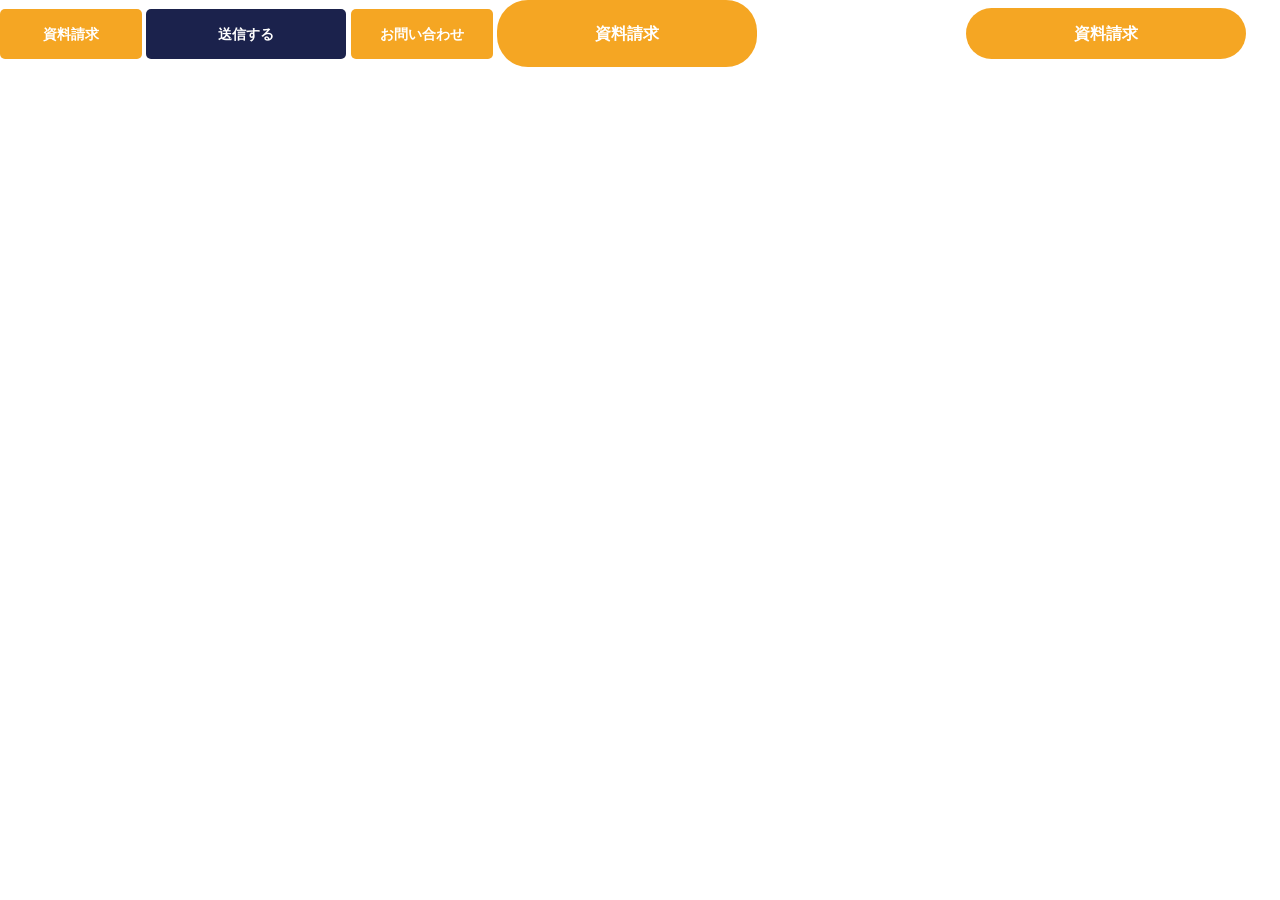
<file: module/btn.html>
<!DOCTYPE html>
<html lang="ja">
<head>
  <meta charset="UTF-8">
  <meta name="viewport" content="width=device-width, initial-scale=1.0">
  <!-- Jquery -->
  <script src="https://ajax.googleapis.com/ajax/libs/jquery/3.5.1/jquery.min.js"></script>
  <!-- Font-Awesome -->
  <link rel="stylesheet" href="https://use.fontawesome.com/releases/v5.7.2/css/all.css" integrity="sha384-fnmOCqbTlWIlj8LyTjo7mOUStjsKC4pOpQbqyi7RrhN7udi9RwhKkMHpvLbHG9Sr" crossorigin="anonymous">
  <!-- reset.css -->
  <link rel="stylesheet" href="/css/reset.css">
  <!-- original -->
  <script src="/js/script.js"></script>
  <link rel="stylesheet" href="/css/style.min.css">
  <title>Document</title>
</head>
<body>
<a href="#" class="btn">資料請求</a>
<a href="#" class="submit-btn">送信する</a>
<a href="#" class="btn btn--main_color">お問い合わせ</a>
<a href="#" class="rounded-btn">資料請求</a>
<a href="#" class="rounded-btn rounded-btn--border">料金を見てみる</a>
<a href="#" class="rounded-btn rounded-btn--large">資料請求</a>
</body>
</html>
</file>
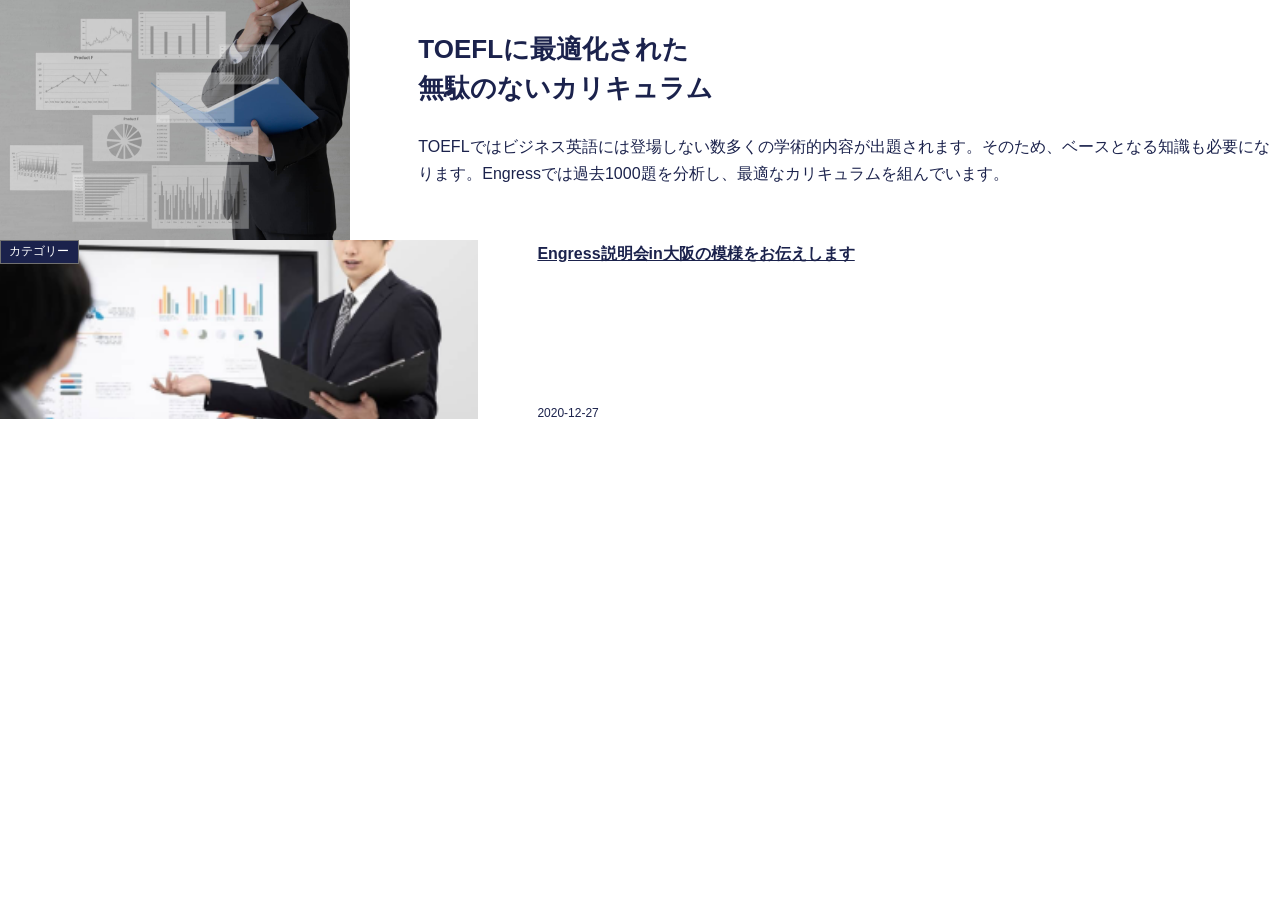
<file: module/media.html>
<!DOCTYPE html>
<html lang="ja">
<head>
  <meta charset="UTF-8">
  <meta name="viewport" content="width=device-width, initial-scale=1.0">
  <!-- Jquery -->
  <script src="https://ajax.googleapis.com/ajax/libs/jquery/3.5.1/jquery.min.js"></script>
  <!-- Font-Awesome -->
  <link rel="stylesheet" href="https://use.fontawesome.com/releases/v5.7.2/css/all.css" integrity="sha384-fnmOCqbTlWIlj8LyTjo7mOUStjsKC4pOpQbqyi7RrhN7udi9RwhKkMHpvLbHG9Sr" crossorigin="anonymous">
  <!-- reset.css -->
  <link rel="stylesheet" href="/css/reset.css">
  <!-- original -->
  <script src="/js/script.js"></script>
  <link rel="stylesheet" href="/css/style.min.css">
  <title>Document</title>
</head>
<body>
  <div class="media">
    <div class="media__img-wrapper">
      <img src="/img/feature01story-picture.png" alt="feature" class="media__img">
    </div>
    <div class="media__body">
      <h3 class="media__title">TOEFLに最適化された<br> 無駄のないカリキュラム</h3>
      <p class="media__text">TOEFLではビジネス英語には登場しない数多くの学術的内容が出題されます。そのため、ベースとなる知識も必要になります。Engressでは過去1000題を分析し、最適なカリキュラムを組んでいます。</p>
    </div>
  </div>
  

  <article class="blog__item article-media-wrapper">
    <a href="#" class="article-media">
      <div class="article-media__img-wrapper">
        <span class="article-media__label label-main">カテゴリー</span>
        <img src="/img/sample01story-picture.png" alt="sample" class="media__img">
      </div>
      <div class="article-media__body">
        <h3 class="article-media__title">Engress説明会in大阪の模様をお伝えします</h3>
        <time class="article-media__time" datetime="2020-12-27">2020-12-27</time>
      </div>
  </a>
  </article>
</body>
</html>
</file>
<file: css/style.min.css>
.color-active{color:#F5A623}.font-size-small{font-size:0.9em}.top-level1-heading,.mainvisual__title{font-size:4.8rem;font-weight:bold}.top-level2-heading,.footer-info__tell-link,.util-title,.study-trouble__catch-copy{font-size:3.6rem;font-weight:bold}@media (max-width: 767px){.top-level2-heading,.footer-info__tell-link,.util-title,.study-trouble__catch-copy{font-size:2rem}}.top-level3-heading,.media__title,.price-access__title,.pickup__title{font-size:2.6rem;font-weight:bold}@media (max-width: 767px){.top-level3-heading,.media__title,.price-access__title,.pickup__title{font-size:1.8rem}}.top-level4-heading,.study-trouble__list,.user-guide__row-title{font-size:1.8rem;font-weight:bold}@media (max-width: 947px){.top-level4-heading,.study-trouble__list,.user-guide__row-title{font-size:1.4rem}}.underlayer-level1-heading,.secondary-util-title,.secondary-mainvisual__title{font-size:3.2rem;font-weight:bold}@media (max-width: 767px){.underlayer-level1-heading,.secondary-util-title,.secondary-mainvisual__title{font-size:2.6rem}}.underlayer-level2-heading,.entry-title{font-size:2.8rem;font-weight:bold}@media (max-width: 767px){.underlayer-level2-heading,.entry-title{font-size:2.6rem}}.underlayer-level3-heading,.entries .article-media__title,.entry h2{font-size:2.6rem;font-weight:bold}@media (max-width: 947px){.underlayer-level3-heading,.entries .article-media__title,.entry h2{font-size:1.8rem}}.underlayer-level4-heading,.price-plan__item,.entry h3{font-size:2.2rem;font-weight:bold}@media (max-width: 767px){.underlayer-level4-heading,.price-plan__item,.entry h3{font-size:1.4rem}}html{font-size:62.5%}body{font-family:"游ゴシック体","Yu Gothic",yugothic,"ヒラギノ角ゴ Pro","Hiragino Kaku Gothic Pro","メイリオ",meiryo,"MS Pゴシック","MS PGothic",sans-serif;font-weight:400;color:#1B224C;font-size:1.6rem;line-height:1.6;word-break:break-all}img{width:100%;height:auto;border:none;object-fit:cover}@media (min-width: 900px){.hidden-pc{display:none}}@media (min-width: 768px) and (max-width: 947px){.hidden-tab{display:none}}@media (max-width: 767px){.hidden-sp{display:none}}.inner{max-width:900px;margin:0 auto;padding-right:24px;padding-left:24px;box-sizing:content-box}@media (max-width: 947px){.inner{padding-right:24px;padding-left:24px}}@media (max-width: 767px){.inner{padding-right:16px;padding-left:16px}}.section{margin-top:58px}@media (max-width: 767px){.section{margin-top:30px}}.cta-area{padding-top:60px;padding-bottom:38px;background:transparent url(../img/ctastory-picture.png) no-repeat center center/cover}.cta-area__title{font-size:3.2rem;font-weight:bold;color:#F8F8F8;text-align:center}@media (max-width: 767px){.cta-area__title{font-size:2rem}}.cta-area__btn-wrapper{margin-top:15px;text-align:center}.cta-area__contact-link-wrapper{margin-top:17px;text-align:center}.info-time{font-size:1.2rem}.info-tell{display:inline-block;color:#1B224C;font-weight:bold}.info-tell:hover,.info-tell:focus{opacity:.6}@media (max-width: 767px){.info-tell{font-size:1.2rem}}.info-tell::before{content:url(../img/パス29.png);display:inline-block;width:10px;height:14.7px;margin-right:5px}.pager{display:flex;overflow-x:auto}.pagenation{display:flex;margin-right:auto;margin-left:auto}.page-numbers{display:flex;align-items:center;justify-content:center;width:50px;height:50px;border:1px solid currentColor;color:#1B224C;transition:.25s;font-weight:bold}@media (max-width: 767px){.page-numbers{width:40px;height:40px}}.page-numbers+.page-numbers{margin-left:19px}.page-numbers:focus,.page-numbers:hover{opacity:.6}.current{background-color:#1B224C;color:#fff;pointer-events:none}.footer-info{padding-top:10px;padding-bottom:13px;display:flex;align-items:flex-start;justify-content:center}@media (max-width: 767px){.footer-info{display:block;text-align:center}}.footer-info__text{padding-top:25px;font-weight:bold}.footer-info__tell{font-style:normal;margin-left:20px}.footer-info__tell:focus,.footer-info__tell:hover{opacity:.6}@media (max-width: 767px){.footer-info__tell{margin-left:0px}}.footer-info__tell-link{color:#1B224C}.footer-info__time{padding-top:25px;margin-left:20px;margin-right:109px}@media (max-width: 947px){.footer-info__time{margin-right:0px}}@media (max-width: 767px){.footer-info__time{margin-left:0}}.copyright{padding-top:12px;padding-bottom:12px;background-color:#F8F8F8}.copyright__inner{text-align:right}.copyright-text{font-size:1.2rem;font-weight:bold;line-height:1}.card__title{color:#fff;font-weight:bold}.card__img-wrapper{position:relative;margin-top:10px;text-align:center;height:170px}@media (max-width: 947px){.card__img-wrapper{height:250px}}.card__img-wrapper img{position:absolute;bottom:0;left:50%;transform:translateX(-50%);height:inherit}.card__profile{margin-top:16px}.card__profession{display:inline-block;background-color:#F8F8F8;width:calc(100% - 61.428% - 8px);padding:4px 10px}.card__name{display:inline-block;background-color:#F8F8F8;width:calc(100% - 38.5714%);margin-left:3px;padding:4px 15px}.card__score{display:block;margin-top:10px;background-color:#F8F8F8;padding:4px 15px}.cards{display:flex;flex-wrap:wrap}@media (max-width: 947px){.cards{display:block}}.cards--colum3 .cards__item{width:calc(33.33333333% - 30px * 2 / 3)}@media (max-width: 947px){.cards--colum3 .cards__item{width:80%;margin-right:auto;margin-left:auto}}.cards--colum3 .cards__item+.cards__item{margin-left:30px}@media (max-width: 947px){.cards--colum3 .cards__item+.cards__item{margin-top:30px;margin-left:auto}}.underline{background:linear-gradient(transparent 70%, #F5A623 30%)}.util-title{text-align:center;line-height:1}.secondary-util-title{text-align:center;line-height:1}.contact-link{color:#fff;text-decoration:underline}.contact-link:hover,.contact-link:focus{opacity:.6}.btn{display:inline-block;width:142px;max-width:100%;padding:12px 10px;background-color:#F5A623;border:2px solid transparent;text-align:center;border-radius:5px;font-size:1.4rem;font-weight:bold;transition:.25s;color:#fff}@media (max-width: 947px){.btn{width:100px;font-size:1.2rem}}.btn:focus,.btn:hover{background-color:#fff;color:#F5A623;border-color:currentColor}.btn--main_theme{background-color:#1B224C;width:137px}@media (max-width: 947px){.btn--main_theme{width:100px;font-size:1.2rem}}.btn--main_theme:focus,.btn--main_theme:hover{color:#1B224C;border-color:currentColor}.rounded-btn{display:inline-block;width:260px;max-width:100%;padding:18.5px 10px;background-color:#F5A623;border:2px solid transparent;border-radius:31px;color:#fff;font-weight:bold;text-align:center;transition:.25s}@media (max-width: 767px){.rounded-btn{width:200px;padding:15.5px 10px;font-size:1.2rem}}.rounded-btn:focus,.rounded-btn:hover{background-color:#fff;border-color:currentColor;color:#F5A623}.rounded-btn--large{width:280px;padding:10.5px 10px}@media (max-width: 767px){.rounded-btn--large{width:200px}}.rounded-btn--border{width:200px;padding:10.5px 10px;background-color:transparent;color:#fff;border-color:#fff}.rounded-btn--border:focus,.rounded-btn--border:hover{background-color:transparent;border-color:currentColor;color:#fff;opacity:.6}.submit-btn{display:inline-block;width:200px;max-width:100%;padding:12px 10px;background-color:#1B224C;border:2px solid transparent;text-align:center;border-radius:5px;font-size:1.4rem;transition:.25s;color:#fff;font-weight:bold}.submit-btn:focus,.submit-btn:hover{background-color:#fff;color:#1B224C;border-color:currentColor}.label{display:inline-block;padding:.45em 2em;background-color:#F5A623;color:#fff;font-size:1.2rem}.label-main{display:inline-block;padding:.1em .7em;background-color:#1B224C;color:#fff;border:1px solid #707070;font-size:1.2rem}.media{display:flex;align-items:flex-start}.media__body{flex:0 1 100%;margin-left:5.3333%}.media__title{line-height:1.5;margin-top:30px}.media__text{margin-top:25px;line-height:1.6875}.media__img-wrapper{flex:0 0 350px}.media__img-wrapper img{width:100%}.media--reverse{flex-direction:row-reverse}.media--reverse .media__body{margin-left:0}.media--reverse .media__img-wrapper{margin-left:6.33333%}.article-media{display:flex}.article-media:focus .article-media__title,.article-media:hover .article-media__title{opacity:.6}.article-media__img-wrapper{position:relative;flex:0 0 37.3333%}.article-media__img-wrapper img{height:179px}@media (max-width: 767px){.article-media__img-wrapper img{height:250px}}.article-media__label{position:absolute;top:0;left:0}@media (max-width: 767px){.article-media__label{font-size:1.2rem}}.article-media__body{flex:0 1 100%;margin-left:4.65116%;display:flex;flex-direction:column;justify-content:space-between}.article-media__title{font-weight:bold;line-height:1.6875;text-decoration:underline;color:#1B224C}@media (max-width: 767px){.article-media__title{font-size:1.2rem}}.article-media__time{font-size:1.2rem;color:#1B224C;line-height:1}.header{padding-top:13px;padding-bottom:13px}@media (max-width: 767px){.header{padding-top:10px;padding-bottom:10px}}.header__inner{max-width:1255px;display:flex;align-items:center}@media (max-width: 947px){.header__inner{flex-wrap:wrap}}.header__logo{width:136px}@media (max-width: 767px){.header__nav{margin-top:10px;margin-right:auto;margin-left:auto}}.header__list{display:flex;margin-left:28px}@media (max-width: 947px){.header__list{white-space:nowrap}}@media (max-width: 767px){.header__list{margin-left:0}}.header__list li{margin-left:28px}.header__list li:first-child{margin-left:0}.header__list a{color:#1B224C;font-weight:bold}@media (max-width: 947px){.header__list a{font-size:1.2rem}}.header__list a:focus,.header__list a:hover{opacity:.6}.header__info{padding-top:10px;margin-left:auto}.header__info-time{text-align:right}.header__btn-wrapper{margin-left:23px}@media (max-width: 947px){.header__btn-wrapper{margin-left:auto}}.header__btn{margin-left:7px}.mainvisual{height:476px;width:100%;background:transparent url(../img/teachersstory-picture.png) no-repeat top center/cover;position:relative;overflow:hidden}@media (max-width: 947px){.mainvisual{height:450px}}@media (max-width: 767px){.mainvisual{height:400px}}.mainvisual__content{position:absolute;top:50%;left:50%;transform:translate(-50%, -45%);width:100%;text-align:center;line-height:1.2}@media (max-width: 947px){.mainvisual__content{padding-left:24px;padding-right:24px}}@media (max-width: 767px){.mainvisual__content{padding-left:16px;padding-right:16px}}.mainvisual__title{text-shadow:0px 3px 6px #000029;color:#fff}@media (max-width: 947px){.mainvisual__title{font-size:3.8rem}}@media (max-width: 767px){.mainvisual__title{font-size:2.8rem}}.mainvisual__lead{font-size:1.8rem;color:#fff;margin-top:15px;line-height:1.72222}@media (max-width: 767px){.mainvisual__lead{font-size:1.5rem}}.mainvisual__btn-wrapper{margin-top:45px}.mainvisual__contact-link-wrapper{margin-top:22px}.study-trouble{padding-top:45px;padding-bottom:54px;background-color:#1B224C}.study-trouble__title{color:#fff;text-align:center}.study-trouble__list{margin-top:50px;display:flex;justify-content:center;color:#fff}@media (max-width: 767px){.study-trouble__list{display:block}}.study-trouble__item{text-align:center;line-height:2.16667}.study-trouble__item+.study-trouble__item{margin-left:57px}@media (max-width: 767px){.study-trouble__item+.study-trouble__item{margin-left:0}}.study-trouble__item:last-child{margin-left:30px}@media (max-width: 767px){.study-trouble__item:last-child{margin-left:0}}.study-trouble__content-wrapper{max-width:868px;margin-top:72px;margin-right:auto;margin-left:auto;padding:12px 16px;background-color:#fff;box-sizing:content-box}@media (max-width: 947px){.study-trouble__content-wrapper{padding-right:24px;padding-left:24px}}@media (max-width: 767px){.study-trouble__content-wrapper{padding-right:16px;padding-left:16px}}.study-trouble__content{padding-top:10px;padding-bottom:27px;border:5px solid #1B224C}.study-trouble__catch-copy{color:#1B224C;text-align:center;line-height:1.38889}.study-trouble__text{margin-top:20px;font-size:1.8rem;line-height:1.72222;text-align:center}@media (max-width: 767px){.study-trouble__text{font-size:1.2rem}}.features{padding-top:59px;padding-bottom:39px}.features__list{margin-top:63px}.features__item+.features__item{margin-top:40px}@media (max-width: 767px){.features__item{display:block}}@media (max-width: 767px){.features__item .media__body{margin-top:20px;margin-left:0}}@media (max-width: 767px){.features__item .media__img-wrapper{margin-left:0}}.features__price-access{margin-top:90px}.price-access{padding-top:53px;padding-bottom:53px;border:1px solid #707070;background:transparent url(../img/pricestory-picture.png) no-repeat center center/cover}.price-access__title{text-align:center;color:#fff}.price-access__wrapper{text-align:center;margin-top:19px}.comments{padding-top:45px;padding-bottom:60px;background-color:#1B224C}@media (max-width: 767px){.comments{padding-top:40px;padding-bottom:50px}}@media (max-width: 767px){.comments .cards__item{font-size:1.2rem}}.comments .comments__title{line-height:1.8125}.comments__title{color:#fff}.comments .cards{margin-top:115px}@media (max-width: 947px){.comments .cards{margin-top:60px}}@media (max-width: 767px){.comments .cards{margin-top:50px}}.user-guide{margin-top:58px}.user-guide__list{counter-reset:number 0;margin-top:52px}.user-guide__row{background-color:#F8F8F8;display:flex;align-items:center}@media (max-width: 767px){.user-guide__row{display:block}}.user-guide__row+.user-guide__row{margin-top:8px}.user-guide__row-title{flex:0 0 280px}@media (max-width: 947px){.user-guide__row-title{flex:0 0 220px}}.user-guide__row-title:before{counter-increment:number 01;content:"0" counter(number);display:inline-block;width:64px;height:64px;line-height:64px;background-color:#F5A623;text-align:center;font-size:1.6rem;color:#fff;margin-right:20px}@media (max-width: 767px){.user-guide__row-title:before{width:32px;height:32px;line-height:32px}}.user-guide__row-body{position:relative;flex:0 1 100%;padding-left:5.555555%}@media (max-width: 767px){.user-guide__row-body{font-size:1.2rem;padding-left:50px}}.user-guide__row-body::before{position:absolute;content:"";display:inline-block;width:1px;height:30px;background-color:#C3C3C3;left:0;top:50%;transform:translateY(-50%)}@media (max-width: 767px){.user-guide__row-body::before{content:none}}.faq .accordion{margin-top:30.5px}.faq__title{margin-top:75px}.accordion__title{border-top:1px solid #1B224C}.accordion__title:last-of-type{border-bottom:1px solid #1B224C}.accordion__btn{position:relative;padding-top:26.5px;padding-right:30px;padding-bottom:21.5px;background-color:transparent;width:100%;text-align:left;color:#1B224C}@media (max-width: 767px){.accordion__btn{font-size:1.2rem}}.accordion__btn:focus,.accordion__btn:hover{cursor:pointer;opacity:.6}.accordion__btn:before{content:"";position:absolute;top:50%;display:block;right:20.5px;width:25px;height:3px;background-color:currentColor;transform:translateY(-50%)}@media (max-width: 767px){.accordion__btn:before{width:15px;height:2px;right:15.5px}}.accordion__btn::after{content:"";position:absolute;top:50%;display:block;width:3px;height:25px;transform:translateY(-50%);right:31.5px;background-color:currentColor}@media (max-width: 767px){.accordion__btn::after{right:21.5px;height:15px;width:2px}}.accordion__body{padding-top:20px;padding-right:25px;padding-bottom:15px;padding-left:25px;margin-bottom:14px;background-color:#F8F8F8;display:none}@media (max-width: 767px){.accordion__body{font-size:1.2rem}}.accordion__btn--active::after{content:none}.footer{padding-top:35px;padding-bottom:70px;background-color:#1B224C}@media (max-width: 767px){.footer{padding-top:20px;padding-bottom:40px}}.footer__inner{display:flex;max-width:935px}@media (max-width: 767px){.footer__inner{display:block}}.footer__right{margin-left:auto}@media (max-width: 767px){.footer__right{text-align:center}}.footer__nav{margin-top:10px}@media (max-width: 767px){.footer__nav{margin-top:0}}.footer__list{display:flex}@media (max-width: 767px){.footer__list{justify-content:center}}.footer__list li+li a{border-left:1px solid currentColor}.footer__list a{display:inline-block;padding-right:23px;padding-left:23px;color:#F8F8F8;font-weight:bold;transition:.25s}@media (max-width: 767px){.footer__list a{padding-right:10px;padding-left:10px;font-size:1.2rem}}.footer__list a:focus,.footer__list a:hover{opacity:.6}.footer__logo-wrapper{display:inline-block;padding:14px 19px;border:1px solid #707070;width:197px;background-color:#fff}@media (max-width: 767px){.footer__logo-wrapper{margin-top:20px;padding:5px 10px;width:140px}}.footer__address{text-align:right}.footer__address .info-tell{margin-top:20px;color:#fff}.footer__address .info-tell::before{content:url(../img/パス16.png)}.footer__address .info-time{margin-top:3px;color:#fff}@media (max-width: 767px){.footer__address{display:inline-block;margin-left:10px}}.top-aside{padding-top:90px;padding-bottom:120px}@media (max-width: 767px){.top-aside{padding-top:45px;padding-bottom:60px}}.top-aside__inner{display:flex}@media (max-width: 767px){.top-aside__inner{display:block}}.top-aside__title{font-size:3.2rem;font-weight:bold;line-height:1}@media (max-width: 767px){.top-aside__title{font-size:2rem;text-align:center}}.blog__items,.news__items{margin-top:34px}.blog{flex:1}.blog .article-media__img-wrapper img{height:110px}.blog__item+.blog__item{margin-top:31px}.news{flex:1;margin-left:10.44444%}@media (max-width: 767px){.news{margin-top:50px;margin-left:0}}.news__item-wrapper+.news__item-wrapper{margin-top:45px}.news__item{color:#1B224C}.news__item:focus .news__title,.news__item:hover .news__title{opacity:.6}.news__title{margin-top:8px;text-decoration:underline;line-height:1.6875}@media (max-width: 767px){.news__title{font-size:1.2rem}}.secondary-mainvisual{padding-top:95px;padding-bottom:95px;line-height:1}@media (max-width: 767px){.secondary-mainvisual{padding-top:60px;padding-bottom:60px}}.secondary-mainvisual__title{color:#fff;text-align:center}.breadcrumb__wrapper{padding-top:15px;padding-bottom:15px;background-color:#F8F8F8}.breadcrumb{font-size:1.2rem}.breadcrumb a{color:#1B224C;text-decoration:underline;transition:.25s}.breadcrumb a:hover{opacity:.6}.current-item{display:inline-block;margin-left:5px}.price-plan__content{margin-top:60px;text-align:center}.price-plan__item{display:inline-block;padding-top:27px;padding-bottom:27px;width:280px;color:#fff;background-color:#1B224C;text-align:center}@media (max-width: 767px){.price-plan__item{padding-top:17px;padding-bottom:17px;width:120px}}.price-plan__item+.price-plan__item{position:relative;margin-left:95px}@media (max-width: 767px){.price-plan__item+.price-plan__item{margin-left:40px}}.price-plan__item+.price-plan__item::before,.price-plan__item+.price-plan__item::after{position:absolute;content:"";display:inline-block;background-color:#1B224C;top:50%;transform:translateY(-50%)}.price-plan__item+.price-plan__item::before{width:2px;height:27px;left:-50.5px}@media (max-width: 767px){.price-plan__item+.price-plan__item::before{width:2px;height:17px;left:-22px}}.price-plan__item+.price-plan__item::after{width:27px;height:2px;left:-62.5px}@media (max-width: 767px){.price-plan__item+.price-plan__item::after{width:17px;height:2px;left:-30px}}.price-plan__body{margin-top:41px}.price-plan__text{line-height:1.6875}@media (max-width: 767px){.price-plan__text{font-size:1.2rem}}.price-box--popular .price-box__header{background-color:#F5A623}.price-box--popular .price-box__price{color:#F5A623}.price-box--popular .price-box__title+.price-box__title{margin-top:10px}.price-box__header{padding:17px 20px;background-color:#1B224C}.price-box__title{font-weight:bold;color:#fff;text-align:center}.price-box__body{height:414px;padding:25px 20px;border-right:0.5px solid #1B224C;border-bottom:0.5px solid #1B224C;border-left:0.5px solid #1B224C}@media (max-width: 767px){.price-box__body{height:314px}}.price-box__price{font-size:2.5rem;font-weight:bold;text-align:center}.price-box__price-unit{text-align:center}.price-box__list{margin-top:42px}.price-box__item{text-align:center}.price-box__item+.price-box__item{margin-top:15px}.price-box__item::before{content:"";display:inline-block;width:5px;height:10px;border-right:3px solid #1B224C;border-bottom:3px solid #1B224C;transform:rotate(45deg);margin-right:10px}@media (max-width: 767px){.price-box__item{font-size:1.2rem}}.price-box__contact{margin-top:42px;text-align:center}@media (max-width: 767px){.price-box__contact{font-size:1.2rem}}.price-boxes{display:flex;align-items:flex-end}@media (max-width: 947px){.price-boxes{white-space:nowrap}}.price-boxes__item{width:calc(25% - 7px * 3 / 4)}@media (max-width: 947px){.price-boxes__item{width:100%}}@media (max-width: 767px){.price-boxes__item{width:70%}}.price-boxes__item+.price-boxes__item{margin-left:7px}.price-list{margin-top:90px;margin-bottom:60px}@media (max-width: 767px){.price-list{margin-top:45px;margin-bottom:30px}}.price-list .price-boxes{margin-top:73px}@media (max-width: 767px){.price-list .price-boxes{margin-top:20px}}.entries{margin-bottom:45px}.entries__list{margin-top:60px}.entries .blog__item+.blog__item{margin-top:60px}@media (max-width: 767px){.entries .article-media{display:block}}.entries .article-media__img-wrapper{flex:0 0 240px}.entries .article-media__body{display:block;margin-left:5.5%}@media (max-width: 767px){.entries .article-media__body{margin-top:20px;margin-left:0}}.entries .article-media__time{font-size:1.6rem}.entries .article-media__title{line-height:1.5;margin-top:5px;text-decoration:underline}.entries p{margin-top:5px;color:#1B224C;line-height:1.5}@media (max-width: 767px){.entries p{font-size:1.2rem}}.entries__pager-wrapper{margin-top:109px}@media (max-width: 767px){.entries__pager-wrapper{margin-top:50px}}.single-blog .inner{display:flex}@media (max-width: 767px){.single-blog .inner{display:block}}.single-blog .inner .main{flex:0 1 100%;min-width:0}.single-blog .inner .aside{flex:0 0 269px;margin-left:4%}@media (max-width: 767px){.single-blog .inner .aside{margin-left:0}}.entry .label-main{text-align:center;padding:.4em 2.3em}.entry p{line-height:1.5}.entry a{text-decoration:underline;color:#F5A623}.entry a:focus,.entry a:hover{opacity:.6}.entry h3{padding-left:14px;border-left:4px solid currentColor}.entry ul li{position:relative;padding-left:32px}.entry ul li::before{position:absolute;content:"";display:inline-block;width:11px;height:11px;background-color:#F5A623;border-radius:50%;top:7.5px;left:0}.entry ul li ul li::before{background-color:#1B224C}.entry ul li ul li ul li::before{background-color:#F5A623}.entry-meta{display:flex;justify-content:space-between}@media (max-width: 767px){.entry-meta{display:block}}.entry-body img{max-width:100%;width:auto}.entry-published{display:inline-block}@media (max-width: 767px){.entry-published{margin-top:20px}}.wp-block-quote{position:relative;padding:27px 26px 15px 75px;background-color:#F8F8F8;margin-top:45px;margin-right:0;margin-bottom:0;margin-left:0}.wp-block-quote::before{position:absolute;content:"“";font-size:8rem;color:#B4B4B4;top:50%;transform:translateY(-43%);left:30px}.wp-block-quote p{margin:0 !important}.single-blog{margin-bottom:70px}.single-blog h2{margin-top:32px}.single-blog h3{margin-top:40px}.single-blog p{margin-top:20px}.single-blog .entry-title{margin-top:22px;line-height:1.5}.single-blog .entry-meta{margin-top:15px}@media (max-width: 767px){.single-blog .entry-meta{margin-top:30px}}@media (max-width: 767px){.single-blog .entry-img{margin-top:30px}}.single-blog ul{margin-top:25px;line-height:1.5}.single-blog .entry-link{margin-top:50px}.single-blog .wp-block-image{margin-top:30px}.single-blog a{font-size:1.8rem}#pickup{margin-top:55px}@media (max-width: 767px){#pickup{margin-bottom:50px}}#pickup .article-media{height:128px}@media (max-width: 767px){#pickup .article-media{width:80%;display:block;height:auto;margin-right:auto;margin-left:auto}}#pickup .article-media__img-wrapper{flex:0 0 210px}#pickup .article-media__img-wrapper img{height:100%}#pickup .article-media__body{display:flex;justify-content:flex-start}@media (max-width: 767px){#pickup .article-media__body{margin-top:20px}}#pickup .article-media__time{font-size:1.6rem}#pickup .article-media__title{margin-top:23px;font-size:1.8rem;line-height:1.5}@media (max-width: 767px){#pickup .article-media__title{font-size:1.6rem;margin-top:5px}}#pickup .pickup-items{margin-top:28px}@media (max-width: 767px){.pickup__title{text-align:center}}@media (max-width: 767px){.widget_related{margin-top:20px}}.wpost-items{margin-top:30px}.widget-title{padding-top:20px;padding-bottom:20px;line-height:1;font-size:2.1rem;font-weight:bold;border:1px solid #707070;text-align:center;color:#fff;background-color:#1B224C}@media (max-width: 767px){.widget-title{padding-top:15px;padding-bottom:15px;font-size:1.8rem}}.wpost-item{display:flex}.wpost-item+.wpost-item{margin-top:42px}.wpost-item:hover .wpost-item-body,.wpost-item:focus .wpost-item-body{opacity:.6}.wpost-item-img{flex:0 0 100px}.wpost-item-img img{max-height:70px}.wpost-item-body{font-size:1.2rem;margin-left:14px;color:#1B224C;line-height:2}.widget_archive{margin-top:49px}.widget_archive ul{margin-top:25px}.widget_archive li{position:relative;padding-left:15px}.widget_archive li::before{position:absolute;content:"";display:inline-block;width:3px;height:3px;border-radius:50%;top:50%;left:6px;transform:translateY(-50%);background-color:currentColor}.widget_archive li:hover,.widget_archive li:focus{opacity:.6}.widget_archive li+li{margin-top:6px}.widget_archive a{color:#1B224C;font-weight:bold}.news-list{margin-bottom:45px}.news-list__items{margin-top:45px}.news-list__item{padding-top:19px;padding-bottom:20px;border-top:1px solid #D5D5D5}.news-list__item:last-child{border-bottom:1px solid #D5D5D5}.news-list__link{display:flex;align-items:center;color:#1B224C}@media (max-width: 947px){.news-list__link{display:block}}.news-list__link:focus .news-list__item-title,.news-list__link:hover .news-list__item-title{opacity:.6}.news-list__link time{flex:0 0 90px}.news-list__item-title{line-height:1.5;margin-left:48px;text-decoration:underline}@media (max-width: 947px){.news-list__item-title{margin-top:10px;margin-left:0}}@media (max-width: 767px){.news-list__item-title{font-size:1.2rem}}.news-list__pager{margin-top:70px}.single-news{margin-bottom:60px}.single-news .entry-meta{display:block;margin-top:40px;text-align:right}.single-news h1{line-height:1.71429}.single-news h2{margin-top:48px;line-height:1.5}.single-news h3{margin-top:45px;line-height:1.5}.single-news p{margin-top:19px}@media (max-width: 767px){.single-news p{font-size:1.2rem}}.single-news .entry-block-quote{margin-top:45px}.single-news .wp-block-image{margin-top:30px}.single-news ul{margin-top:32px}@media (max-width: 767px){.single-news ul{font-size:1.2rem}}.single-news a{margin-top:50px}.contact{margin-bottom:82px}@media (max-width: 767px){.contact{margin-bottom:50px}}.contact input[type="text"],.contact input[type="email"]{width:100%;border:0.5px solid #1B224C;font-size:1.2rem;padding:.2em 1.4em}.contact input[type="text"],.contact input[type="email"]{height:50px}.contact textarea{width:100%;border:0.5px solid #1B224C;min-height:240px;resize:vertical;padding:1.5em 1.7em}.contact__inner{max-width:700px}@media (max-width: 767px){.contact__text{font-size:1.4rem}}.contact__list{margin-top:44px}.contact__item+.contact__item{margin-top:18px}@media (max-width: 767px){.contact__item-title{font-size:1.4rem}}.contact__item-title-inline{font-weight:bold}.contact__item-input{margin-top:6px}.mwform-radio-field{display:block;position:relative}.mwform-radio-field:first-child{margin-top:11px}.mwform-radio-field+.mwform-radio-field{margin-top:8px}.contact__radio-input{position:absolute;top:0;left:0;opacity:0}.contact__radio-input:focus+.mwform-radio-field-text::before{outline:-webkit-focus-ring-color auto 1px}.contact__radio-input:checked+.mwform-radio-field-text::after{opacity:1}.mwform-radio-field-text{position:relative;display:inline-block;padding-left:40px}@media (max-width: 767px){.mwform-radio-field-text{font-size:1.4rem}}.mwform-radio-field-text::before,.mwform-radio-field-text::after{content:"";display:inline-block;position:absolute;border-radius:50%;top:50%;transform:translateY(-50%)}.mwform-radio-field-text::before{width:18px;height:18px;border:1px solid currentColor;background-color:#fff;left:0}.mwform-radio-field-text::after{width:12px;height:12px;background-color:#1B224C;left:4px;opacity:0}.mw_wp_form .horizontal-item+.horizontal-item{margin-left:0}.contact__footer{margin-top:18px;text-align:center}.contact__privacy-link{color:#F5A623;text-decoration:underline}.contact__privacy-link:hover,.contact__privacy-link:focus{opacity:.6}.mwform-checkbox-field{position:relative;padding-left:35px}@media (max-width: 767px){.mwform-checkbox-field-text{font-size:1.4rem}}.mwform-checkbox-field-text::before{content:"";display:inline-block;width:18px;height:18px;background-color:#fff;border:1px solid currentColor;vertical-align:middle;transition:.25s;position:absolute;top:0;left:0}.contact__footer-text{font-size:1.4rem}.contact__privacy-input{position:absolute;top:0;left:0;opacity:0}.contact__privacy-input:checked+.mwform-checkbox-field-text::before{width:10px;border-top:0;border-left:0;background-color:transparent;transform:rotate(45deg);margin-bottom:5px}.contact__privacy-input:focus+.mwform-checkbox-field-text::before{outline:-webkit-focus-ring-color auto 1px}.contact__privacy-input:checked:focus+.mwform-checkbox-field-text::before{outline:none}.contact__footer-privacy{margin-top:24px}.contact__footer-submit{margin-top:44px}.contact__footer-submit .btn{width:200px;font-size:1.6rem;padding:10.5px 10px}@media (max-width: 767px){.contact__footer-submit .btn{width:150px;font-size:1.4rem;padding:10.5px 10px}}.contact-submit{margin-top:83px;margin-bottom:75px}@media (max-width: 767px){.contact-submit{margin-top:60px;margin-bottom:65px}}.contact-submit__text{text-align:center;line-height:1.6875}@media (max-width: 767px){.contact-submit__text{font-size:1.2rem}}.contact-submit__home{text-align:center;margin-top:81px}@media (max-width: 767px){.contact-submit__home{margin-top:41px}}.contact-submit__home-link{text-decoration:underline;color:#1B224C;transition:.25s}.contact-submit__home-link:hover,.contact-submit__home-link:focus{opacity:.6}.contact-complete{margin-top:76px;margin-bottom:75px}.contact-complete__message{text-align:center;line-height:1.6875}@media (max-width: 767px){.contact-complete__message{font-size:1.4rem}}.contact-complete__submit-wrapper{margin-top:82px;text-align:center}@media (max-width: 767px){.contact-complete__submit-wrapper{margin-top:50px}}.wp-caption{max-width:100%}.wp-caption img{width:100%}.wsbl_facebook_like{width:90px !important}@media (max-width: 767px){.wp_social_bookmarking_light{padding:0 !important}}.page-404{margin-top:70px;margin-bottom:70px;text-align:center;font-size:2rem}
</file>
